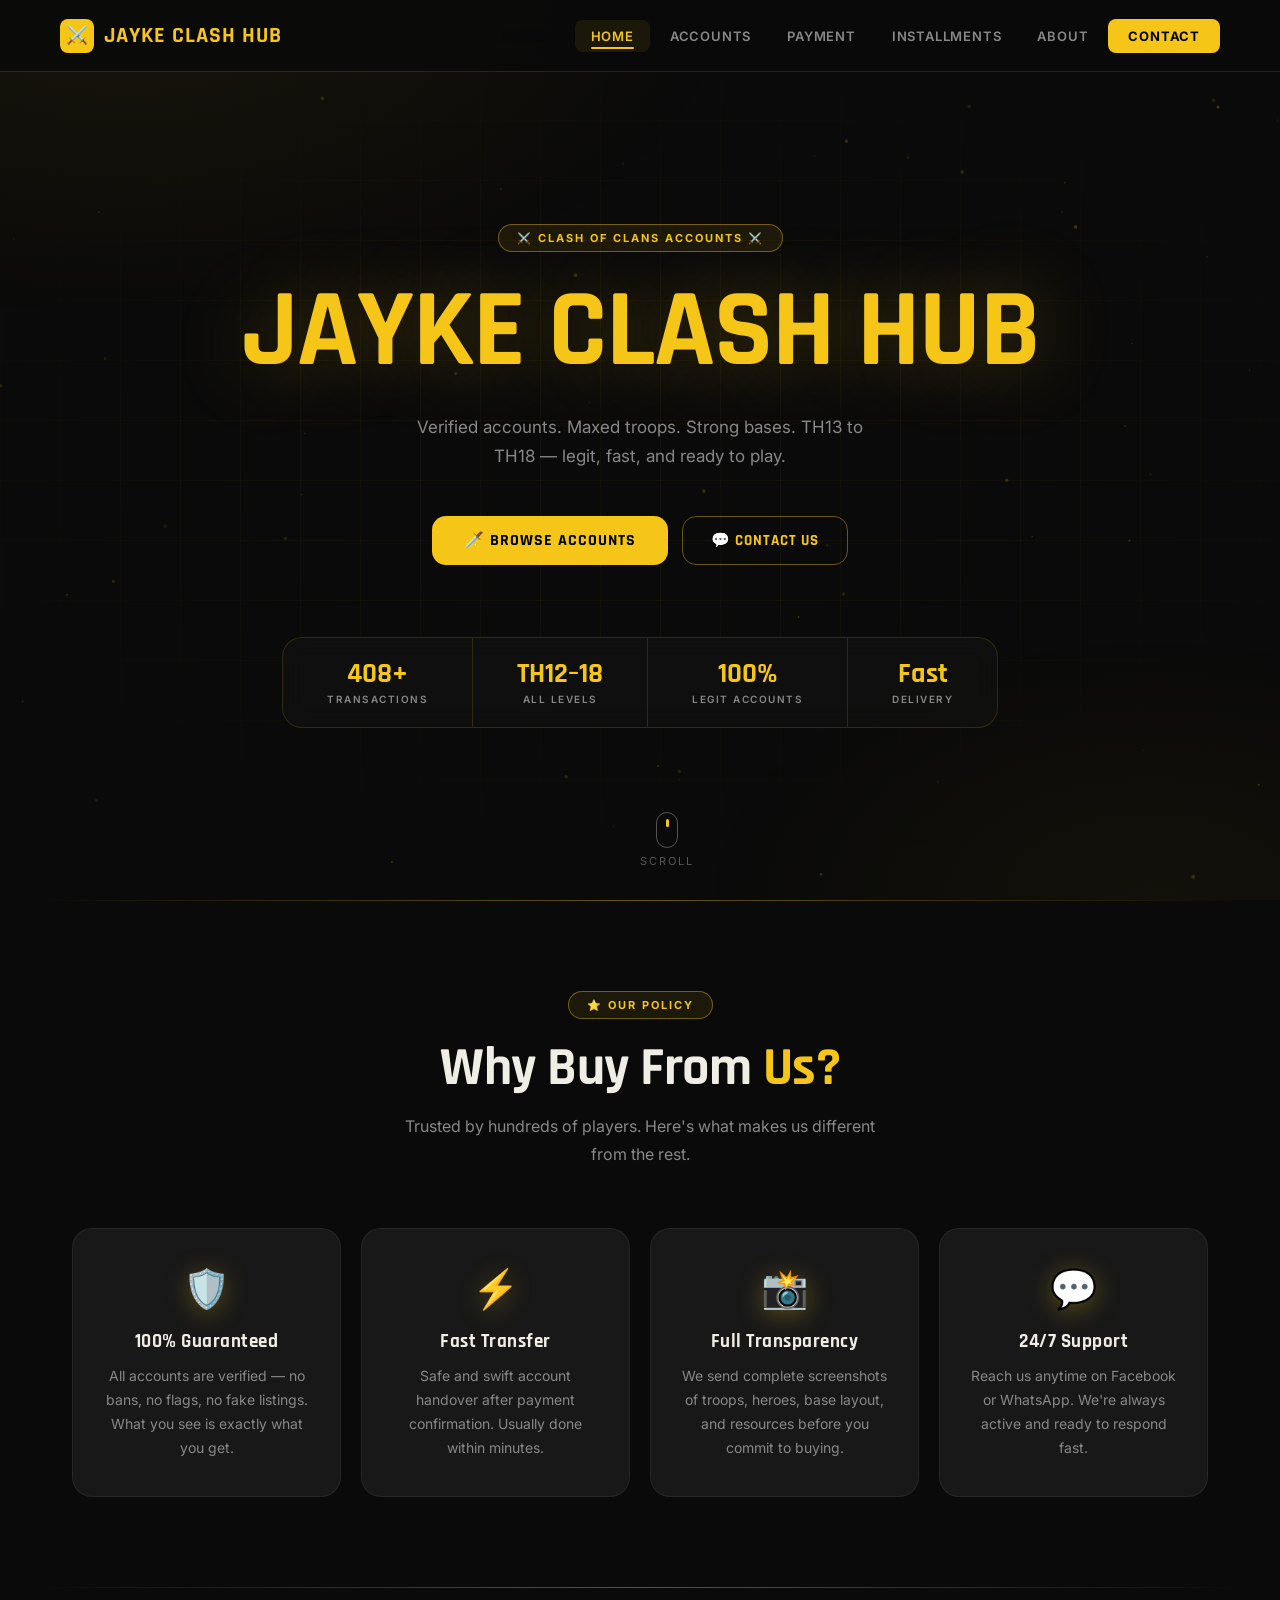
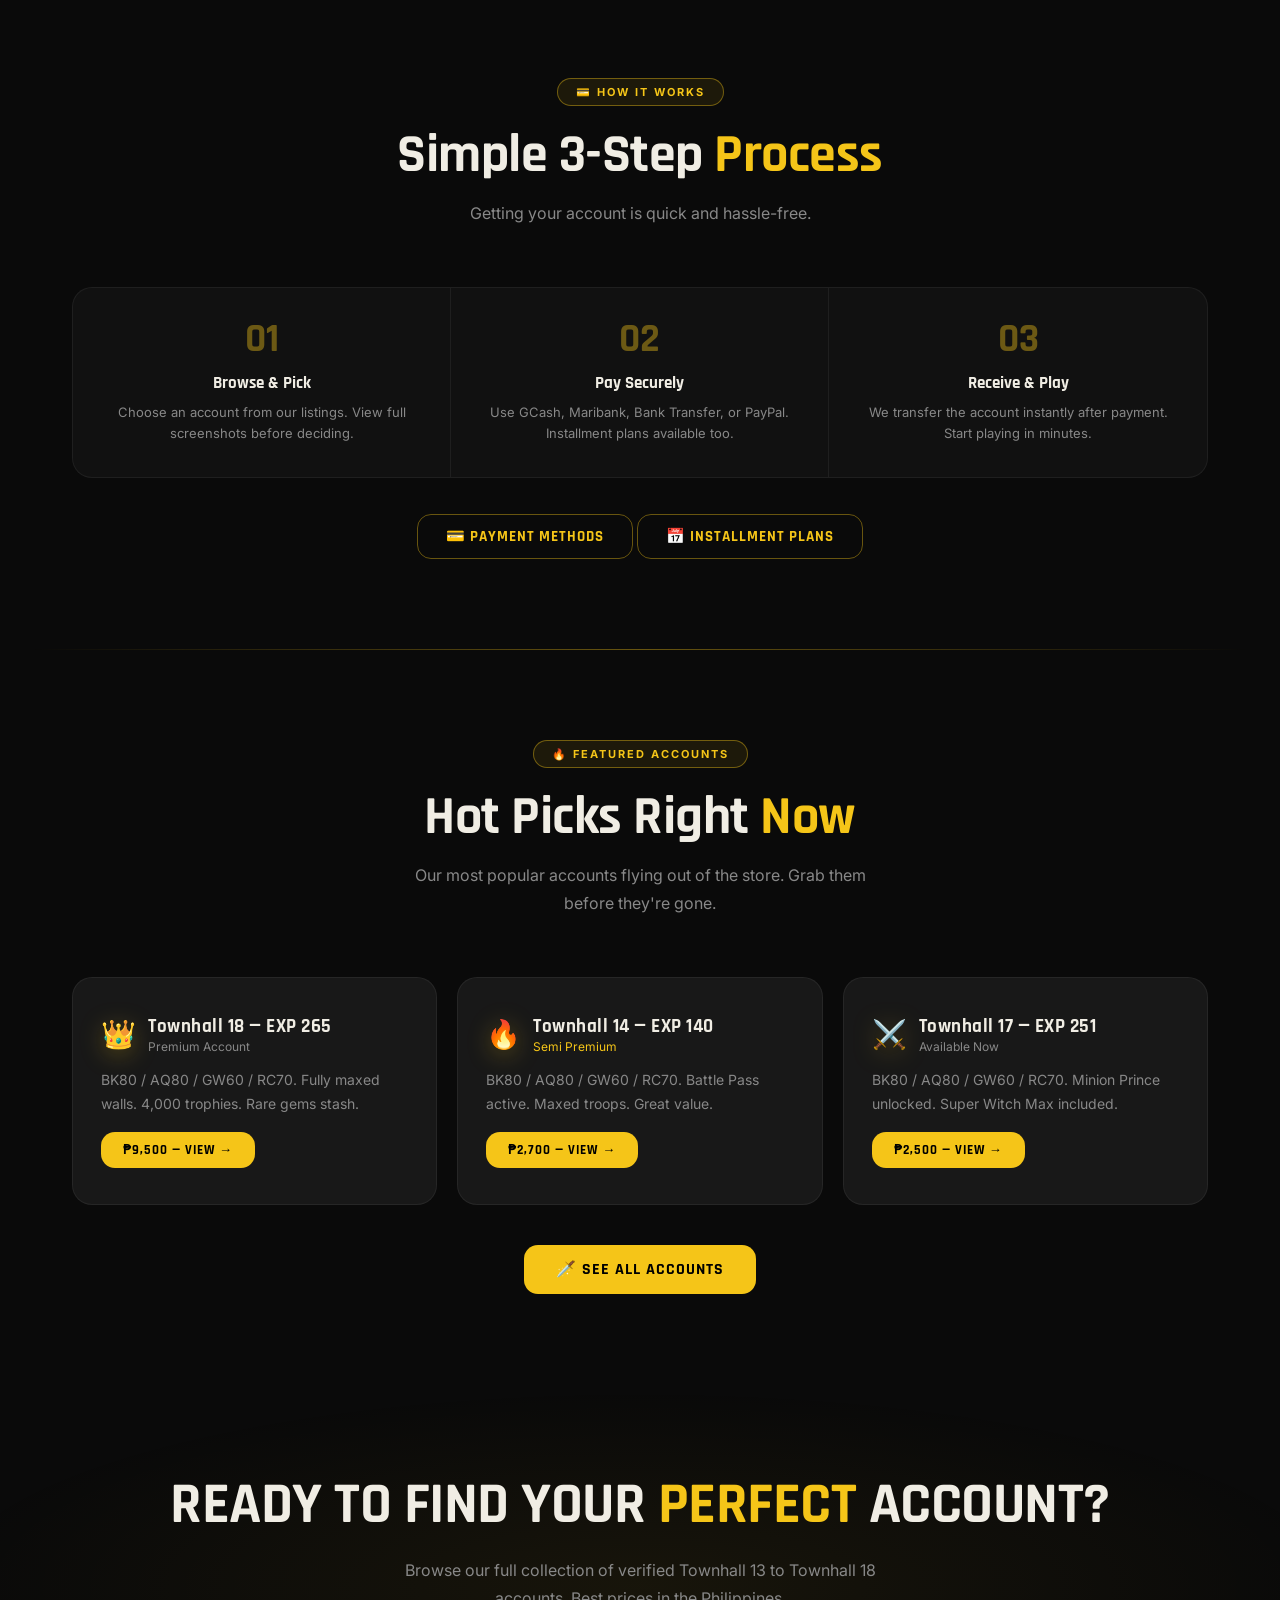
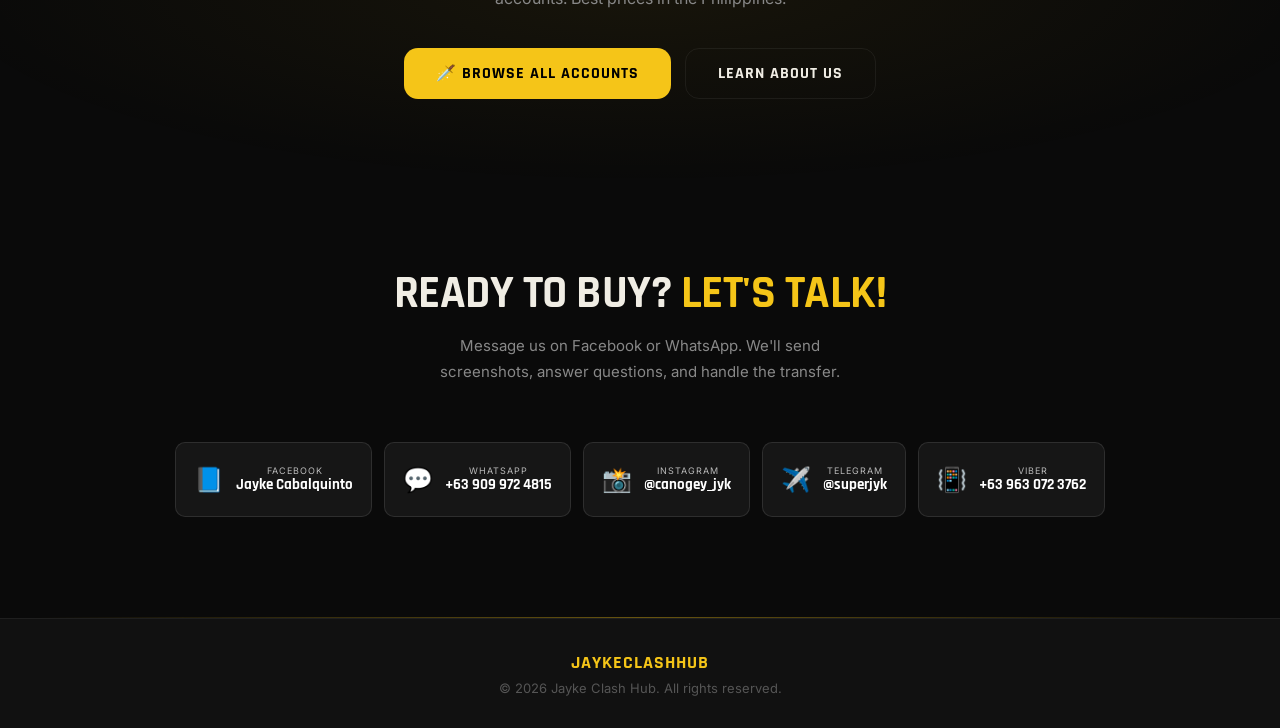
<file: index.html>
<!DOCTYPE html>
<html lang="en">
<head>
  <meta charset="UTF-8"/>
  <meta name="viewport" content="width=device-width, initial-scale=1.0"/>
  <title>Jayke Clash Hub — Home</title>
  <meta name="description" content="Buy verified Clash of Clans accounts. TH12–TH18, legit, fast delivery, best prices in the Philippines."/>
  <link rel="stylesheet" href="style.css"/>
</head>
<body>

<canvas id="particles-canvas"></canvas>

<!-- NAV -->
<nav>
  <div class="nav-inner">
    <a href="index.html" class="nav-logo">
      <span class="logo-icon">⚔️</span>
      Jayke Clash Hub
    </a>
    <button class="nav-toggle" aria-label="Toggle menu">
      <span></span><span></span><span></span>
    </button>
    <div class="nav-links">
      <a href="index.html" class="active">Home</a>
      <a href="list.html">Accounts</a>
      <a href="payment.html">Payment</a>
      <a href="installment.html">Installments</a>
      <a href="about.html">About</a>
      <a href="#contact" class="nav-contact-btn">Contact</a>
    </div>
  </div>
</nav>

<!-- HERO -->
<div class="hero">
  <div class="hero-eyebrow">
    <div class="pill">⚔️ Clash of Clans Accounts ⚔️</div>
  </div>

  <h1>
   
    <span class="line2">Jayke Clash Hub</span>
  </h1>

  <p class="hero-sub">
    Verified accounts. Maxed troops. Strong bases. TH13 to TH18 — 
    legit, fast, and ready to play.
  </p>

  <div class="hero-actions">
    <a href="list.html" class="btn-primary">🗡️ Browse Accounts</a>
    <a href="#contact" class="btn-gold-outline">💬 Contact Us</a>
  </div>

  <div class="hero-stats-bar">
    <div class="hstat">
      <div class="hstat-num" data-count="1000" data-suffix="+">1000+</div>
      <div class="hstat-label">Transactions</div>
    </div>
    <div class="hstat">
      <div class="hstat-num">TH12–18</div>
      <div class="hstat-label">All Levels</div>
    </div>
    <div class="hstat">
      <div class="hstat-num">100%</div>
      <div class="hstat-label">Legit Accounts</div>
    </div>
    <div class="hstat">
      <div class="hstat-num">Fast</div>
      <div class="hstat-label">Delivery</div>
    </div>
  </div>

  <div class="scroll-hint">
    <div class="scroll-mouse"></div>
    <span>Scroll</span>
  </div>
</div>

<hr class="fancy-divider"/>

<!-- WHY BUY -->
<div class="section-wrap">
  <div class="section-head reveal">
    <div class="pill">⭐ Our Policy</div>
    <h2>Why Buy From <em>Us?</em></h2>
    <p>Trusted by hundreds of players. Here's what makes us different from the rest.</p>
  </div>

  <div class="features-grid">
    <div class="feature-card reveal reveal-delay-1">
      <span class="feature-icon">🛡️</span>
      <div class="feature-title">100% Guaranteed</div>
      <div class="feature-text">All accounts are verified — no bans, no flags, no fake listings. What you see is exactly what you get.</div>
    </div>
    <div class="feature-card reveal reveal-delay-2">
      <span class="feature-icon">⚡</span>
      <div class="feature-title">Fast Transfer</div>
      <div class="feature-text">Safe and swift account handover after payment confirmation. Usually done within minutes.</div>
    </div>
    <div class="feature-card reveal reveal-delay-3">
      <span class="feature-icon">📸</span>
      <div class="feature-title">Full Transparency</div>
      <div class="feature-text">We send complete screenshots of troops, heroes, base layout, and resources before you commit to buying.</div>
    </div>
    <div class="feature-card reveal reveal-delay-1">
      <span class="feature-icon">💬</span>
      <div class="feature-title">24/7 Support</div>
      <div class="feature-text">Reach us anytime on Facebook or WhatsApp. We're always active and ready to respond fast.</div>
    </div>
  </div>
</div>

<hr class="fancy-divider"/>

<!-- QUICK PAYMENT PREVIEW -->
<div class="section-wrap">
  <div class="section-head reveal">
    <div class="pill">💳 How It Works</div>
    <h2>Simple 3-Step <em>Process</em></h2>
    <p>Getting your account is quick and hassle-free.</p>
  </div>

  <div class="payment-steps reveal">
    <div class="step-item">
      <div class="step-num">01</div>
      <div class="step-title">Browse & Pick</div>
      <div class="step-desc">Choose an account from our listings. View full screenshots before deciding.</div>
    </div>
    <div class="step-item">
      <div class="step-num">02</div>
      <div class="step-title">Pay Securely</div>
      <div class="step-desc">Use GCash, Maribank, Bank Transfer, or PayPal. Installment plans available too.</div>
    </div>
    <div class="step-item">
      <div class="step-num">03</div>
      <div class="step-title">Receive & Play</div>
      <div class="step-desc">We transfer the account instantly after payment. Start playing in minutes.</div>
    </div>
  </div>

  <div style="text-align:center;margin-top:36px;" class="reveal">
    <a href="payment.html" class="btn-gold-outline">💳 Payment Methods</a>
    <a href="installment.html" class="btn-gold-outline">📅 Installment Plans</a>
  </div>
</div>

<hr class="fancy-divider"/>

<!-- FEATURED ACCOUNTS PREVIEW -->
<div class="section-wrap">
  <div class="section-head reveal">
    <div class="pill">🔥 Featured Accounts</div>
    <h2>Hot Picks Right <em>Now</em></h2>
    <p>Our most popular accounts flying out of the store. Grab them before they're gone.</p>
  </div>

  <div class="features-grid">
    <div class="feature-card reveal reveal-delay-1" style="text-align:left;">
      <div style="display:flex;align-items:center;gap:12px;margin-bottom:14px;">
        <span class="feature-icon" style="margin:0;font-size:28px;">👑</span>
        <div>
          <div class="feature-title" style="margin:0;">Townhall 18 — EXP 265</div>
          <div style="font-size:12px;color:var(--text-muted);">Premium Account</div>
        </div>
      </div>
      <div class="feature-text" style="margin-bottom:16px;">BK80 / AQ80 / GW60 / RC70. Fully maxed walls. 4,000 trophies. Rare gems stash.</div>
      <a href="list.html" class="btn-primary" style="padding:10px 22px;font-size:13px;">₱9,500 — View →</a>
    </div>

    <div class="feature-card reveal reveal-delay-2" style="text-align:left;">
      <div style="display:flex;align-items:center;gap:12px;margin-bottom:14px;">
        <span class="feature-icon" style="margin:0;font-size:28px;">🔥</span>
        <div>
          <div class="feature-title" style="margin:0;">Townhall 14 — EXP 140</div>
          <div style="font-size:12px;color:var(--gold);">Semi Premium</div>
        </div>
      </div>
      <div class="feature-text" style="margin-bottom:16px;">BK80 / AQ80 / GW60 / RC70. Battle Pass active. Maxed troops. Great value.</div>
      <a href="list.html" class="btn-primary" style="padding:10px 22px;font-size:13px;">₱2,700 — View →</a>
    </div>

    <div class="feature-card reveal reveal-delay-3" style="text-align:left;">
      <div style="display:flex;align-items:center;gap:12px;margin-bottom:14px;">
        <span class="feature-icon" style="margin:0;font-size:28px;">⚔️</span>
        <div>
          <div class="feature-title" style="margin:0;">Townhall 17 — EXP 251</div>
          <div style="font-size:12px;color:var(--text-muted);">Available Now</div>
        </div>
      </div>
      <div class="feature-text" style="margin-bottom:16px;">BK80 / AQ80 / GW60 / RC70. Minion Prince unlocked. Super Witch Max included.</div>
      <a href="list.html" class="btn-primary" style="padding:10px 22px;font-size:13px;">₱2,500 — View →</a>
    </div>
  </div>

  <div style="text-align:center;margin-top:40px;" class="reveal">
    <a href="list.html" class="btn-primary">🗡️ See All Accounts</a>
  </div>
</div>

<!-- CTA -->
<div class="cta-section reveal">
  <h2>Ready to find your <span>perfect</span> account?</h2>
  <p>Browse our full collection of verified Townhall 13 to Townhall 18 accounts. Best prices in the Philippines.</p>
  <div class="btn-group">
    <a href="list.html" class="btn-primary">🗡️ Browse All Accounts</a>
    <a href="about.html" class="btn-secondary">Learn About Us</a>
  </div>
</div>

<!-- CONTACT -->
<div id="contact">
  <div class="contact-section reveal">
    <h2 class="contact-title">Ready to Buy? <span>Let's Talk!</span></h2>
    <p class="contact-sub">Message us on Facebook or WhatsApp. We'll send screenshots, answer questions, and handle the transfer.</p>
    <div class="contact-btns">
      <a href="https://web.facebook.com/profile.php?id=61589532622051" target="_blank" rel="noopener" class="contact-card contact-card-fb">
        <span class="contact-icon">📘</span>
        <div class="contact-info">
          <div class="contact-platform">Facebook</div>
          <div class="contact-handle">Jayke Cabalquinto</div>
        </div>
      </a>
      <a href="https://wa.me/639099724815" target="_blank" rel="noopener" class="contact-card contact-card-wa">
        <span class="contact-icon">💬</span>
        <div class="contact-info">
          <div class="contact-platform">WhatsApp</div>
          <div class="contact-handle">+63 909 972 4815</div>
        </div>
      </a>
      <a href="https://www.instagram.com/canogey_jyk?igsh=MXQ1cnBzZXR4ZWRsZA==?igsh=MXQ1cnBzZXR4ZWRsZA==" target="_blank" rel="noopener" class="contact-card contact-card-ig">
        <span class="contact-icon">📸</span>
        <div class="contact-info">
          <div class="contact-platform">Instagram</div>
          <div class="contact-handle">@canogey_jyk</div>
        </div>
      </a>
      <a href="https://t.me/superjyk" target="_blank" rel="noopener" class="contact-card contact-card-tg">
        <span class="contact-icon">✈️</span>
        <div class="contact-info">
          <div class="contact-platform">Telegram</div>
          <div class="contact-handle">@superjyk</div>
        </div>
      </a>
      <a href="viber://chat?number=%2B639630723762" target="_blank" rel="noopener" class="contact-card contact-card-vb">
        <span class="contact-icon">📳</span>
        <div class="contact-info">
          <div class="contact-platform">Viber</div>
          <div class="contact-handle">+63 963 072 3762</div>
        </div>
      </a>
    </div>
  </div>
</div>

<hr class="fancy-divider"/>

<footer>
  <strong>JaykeClashHub</strong>
  <span>© 2026 Jayke Clash Hub. All rights reserved.</span>
</footer>

<button class="back-top" aria-label="Back to top">↑</button>

<script src="script.js"></script>
</body>
</html>
</file>
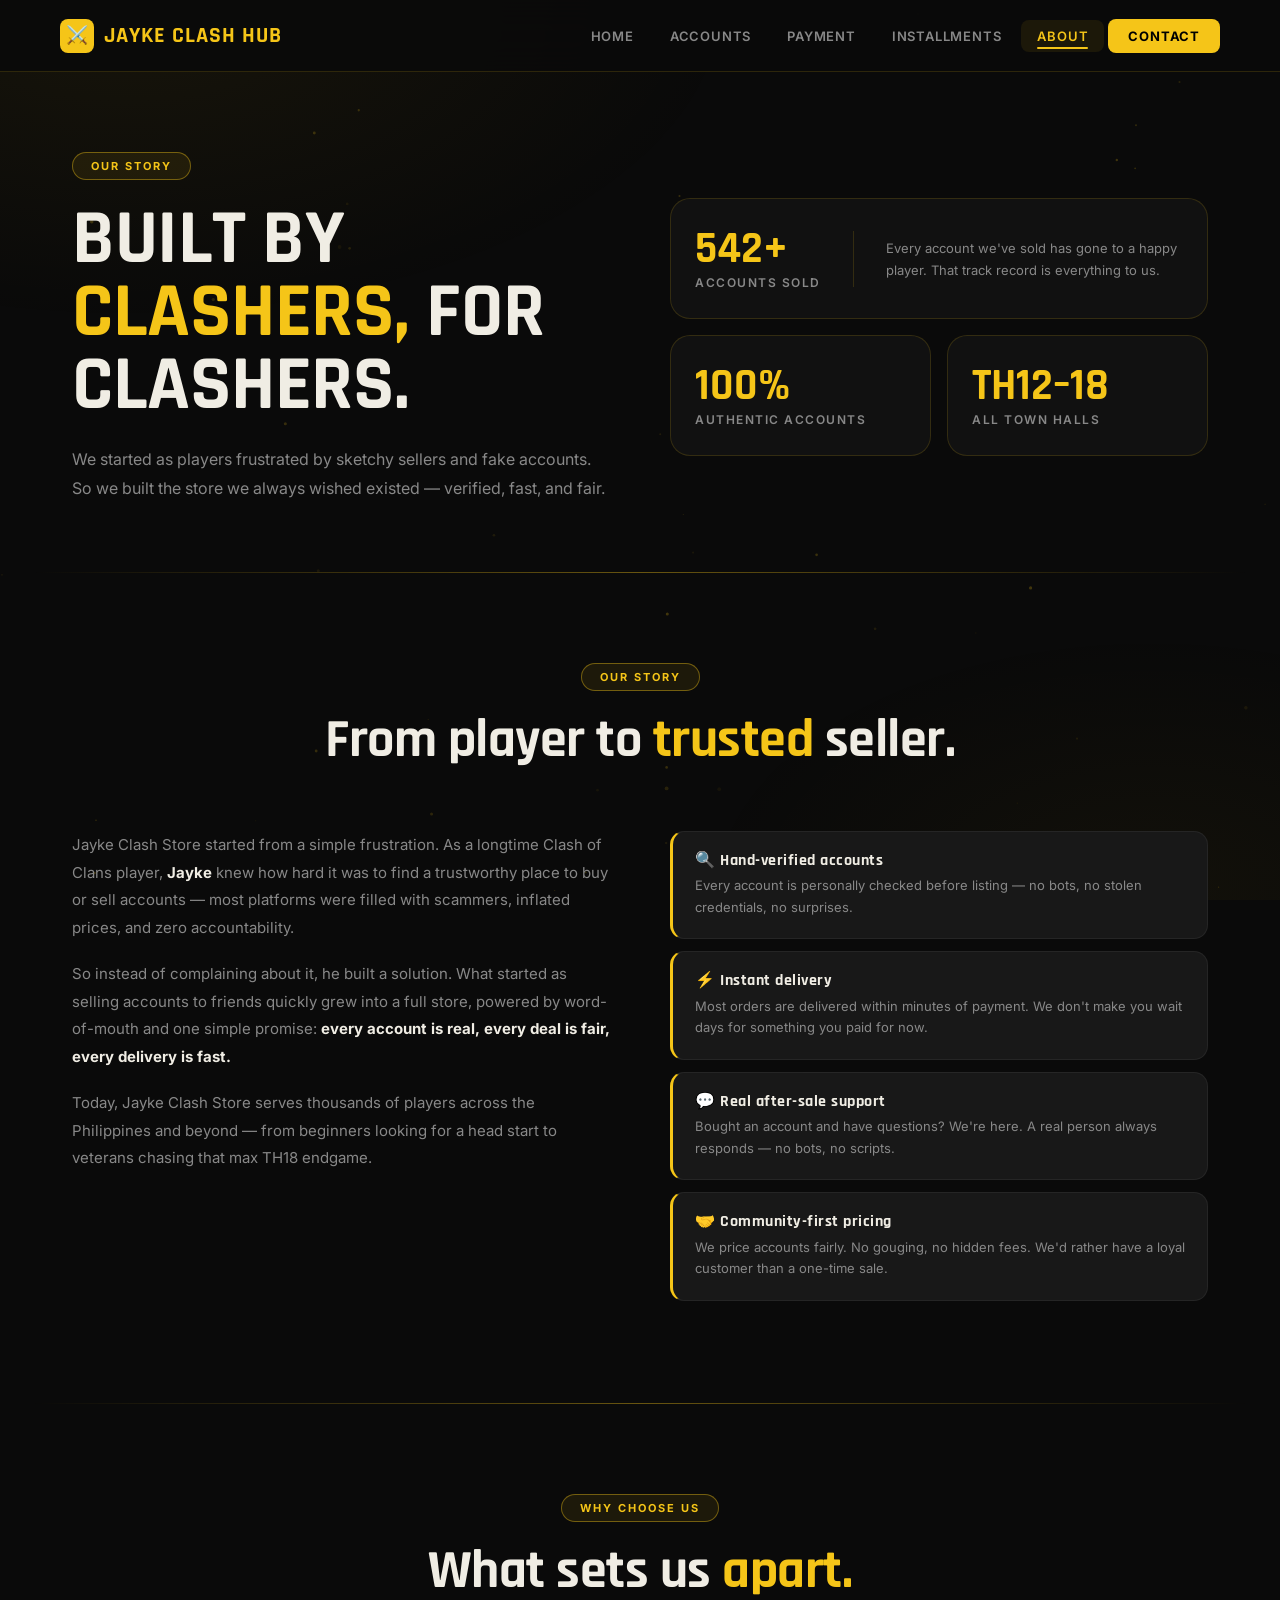
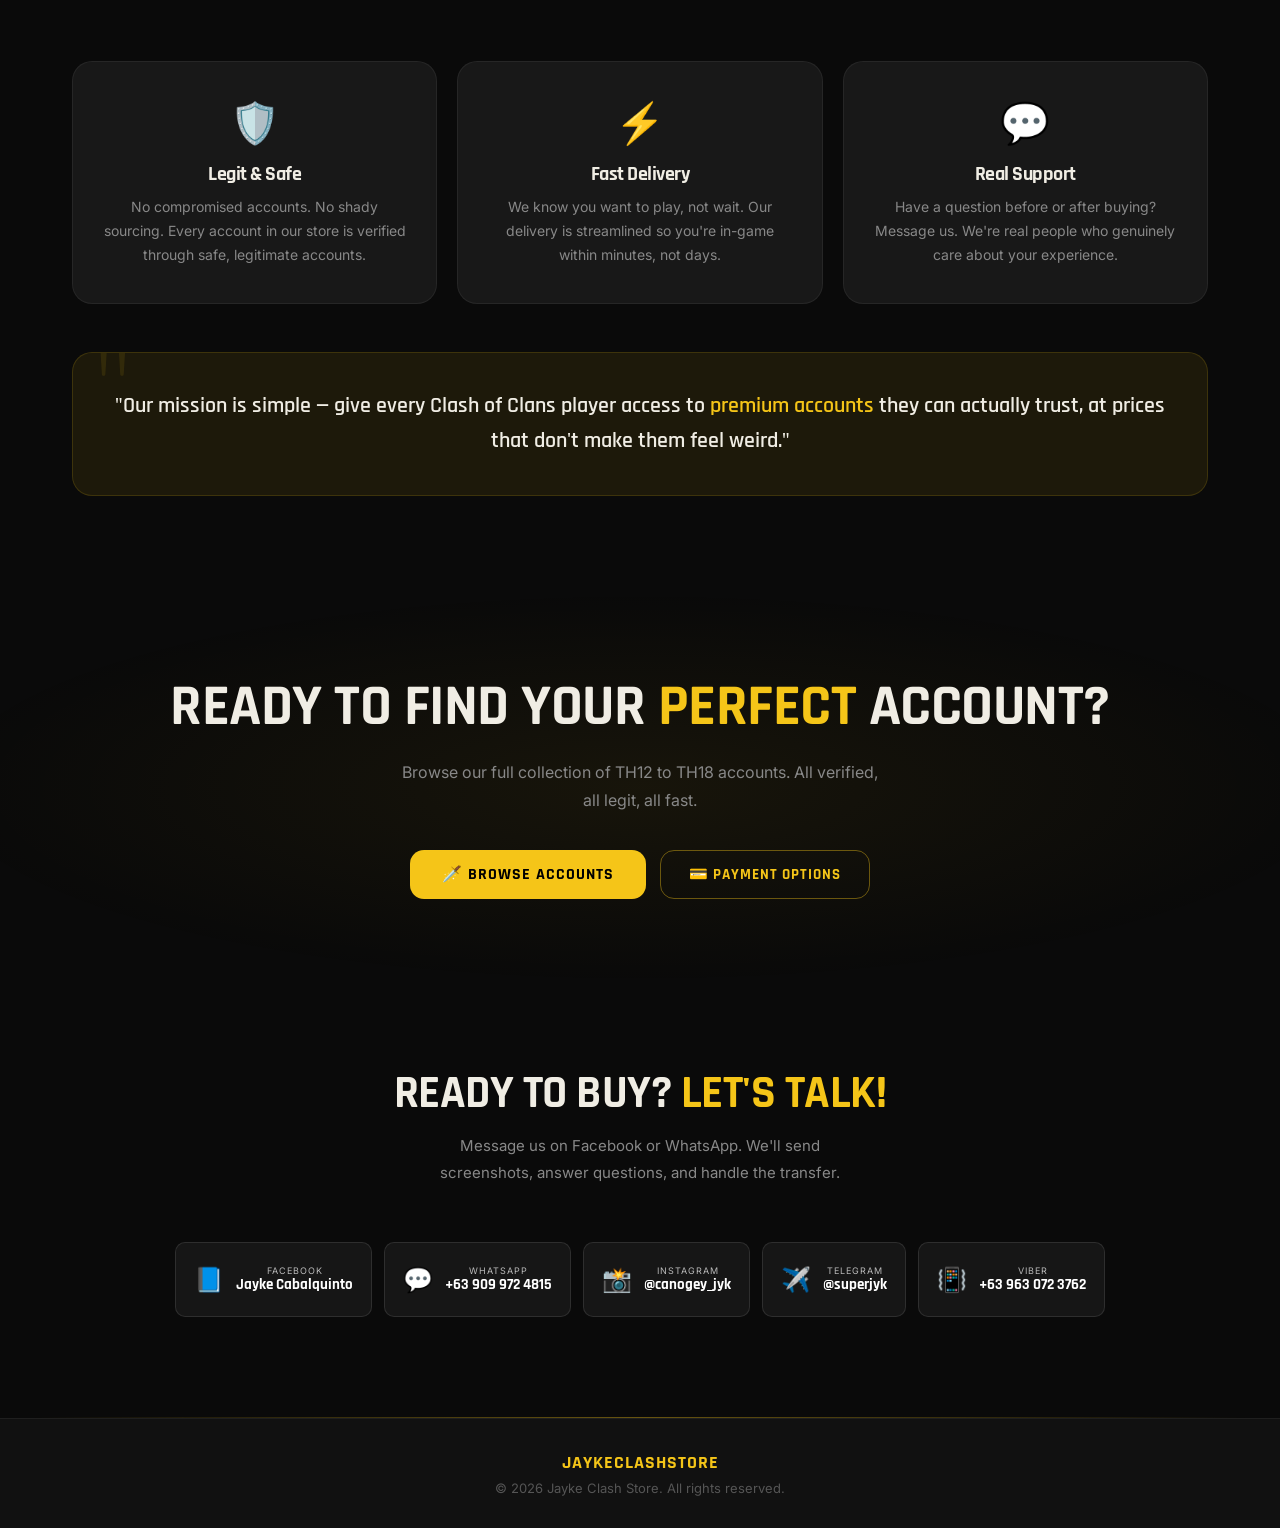
<file: about.html>
<!DOCTYPE html>
<html lang="en">
<head>
  <meta charset="UTF-8"/>
  <meta name="viewport" content="width=device-width, initial-scale=1.0"/>
  <title>Jayke Clash Hub — About</title>
  <meta name="description" content="The story of Jayke Clash Store — built by Clashers, for Clashers."/>
  <link rel="stylesheet" href="style.css"/>
</head>
<body>

<canvas id="particles-canvas"></canvas>

<!-- NAV -->
<nav>
  <div class="nav-inner">
    <a href="index.html" class="nav-logo">
      <span class="logo-icon">⚔️</span>
      Jayke Clash Hub
    </a>
    <button class="nav-toggle" aria-label="Toggle menu">
      <span></span><span></span><span></span>
    </button>
    <div class="nav-links">
      <a href="index.html">Home</a>
      <a href="list.html">Accounts</a>
      <a href="payment.html">Payment</a>
      <a href="installment.html">Installments</a>
      <a href="about.html" class="active">About</a>
      <a href="#contact" class="nav-contact-btn">Contact</a>
    </div>
  </div>
</nav>

<!-- ABOUT HERO -->
<div class="about-hero">
  <div class="about-hero-left">
    <div class="pill">Our Story</div>
    <h1>Built by <em>Clashers,</em> for Clashers.</h1>
    <p>We started as players frustrated by sketchy sellers and fake accounts. So we built the store we always wished existed — verified, fast, and fair.</p>
  </div>
  <div class="about-hero-right">
    <div class="about-stats-grid">
      <div class="about-stat-card wide">
        <div>
          <div class="about-stat-num" data-count="1000" data-suffix="+">1000+</div>
          <div class="about-stat-label">Accounts Sold</div>
        </div>
        <div class="about-divider"></div>
        <div class="about-stat-desc">Every account we've sold has gone to a happy player. That track record is everything to us.</div>
      </div>
      <div class="about-stat-card reveal">
        <div class="about-stat-num">100%</div>
        <div class="about-stat-label">Authentic Accounts</div>
      </div>
      <div class="about-stat-card reveal">
        <div class="about-stat-num">TH12–18</div>
        <div class="about-stat-label">All Town Halls</div>
      </div>
    </div>
  </div>
</div>

<hr class="fancy-divider"/>

<!-- OUR STORY -->
<div class="section-wrap">
  <div class="section-head reveal">
    <div class="pill">Our Story</div>
    <h2>From player to <em>trusted</em> seller.</h2>
  </div>

  <div class="story-grid reveal">
    <div class="story-text">
      <p>Jayke Clash Store started from a simple frustration. As a longtime Clash of Clans player, <strong>Jayke</strong> knew how hard it was to find a trustworthy place to buy or sell accounts — most platforms were filled with scammers, inflated prices, and zero accountability.</p>
      <p>So instead of complaining about it, he built a solution. What started as selling accounts to friends quickly grew into a full store, powered by word-of-mouth and one simple promise: <strong>every account is real, every deal is fair, every delivery is fast.</strong></p>
      <p>Today, Jayke Clash Store serves thousands of players across the Philippines and beyond — from beginners looking for a head start to veterans chasing that max TH18 endgame.</p>
    </div>
    <div class="story-highlights">
      <div class="highlight-item">
        <h4>🔍 Hand-verified accounts</h4>
        <p>Every account is personally checked before listing — no bots, no stolen credentials, no surprises.</p>
      </div>
      <div class="highlight-item">
        <h4>⚡ Instant delivery</h4>
        <p>Most orders are delivered within minutes of payment. We don't make you wait days for something you paid for now.</p>
      </div>
      <div class="highlight-item">
        <h4>💬 Real after-sale support</h4>
        <p>Bought an account and have questions? We're here. A real person always responds — no bots, no scripts.</p>
      </div>
      <div class="highlight-item">
        <h4>🤝 Community-first pricing</h4>
        <p>We price accounts fairly. No gouging, no hidden fees. We'd rather have a loyal customer than a one-time sale.</p>
      </div>
    </div>
  </div>
</div>

<hr class="fancy-divider"/>

<!-- WHY CHOOSE US -->
<div class="section-wrap">
  <div class="section-head reveal">
    <div class="pill">Why Choose Us</div>
    <h2>What sets us <em>apart.</em></h2>
  </div>

  <div class="why-grid">
    <div class="why-card reveal reveal-delay-1">
      <div class="why-icon">🛡️</div>
      <h3>Legit & Safe</h3>
      <p>No compromised accounts. No shady sourcing. Every account in our store is verified through safe, legitimate accounts.</p>
    </div>
    <div class="why-card reveal reveal-delay-2">
      <div class="why-icon">⚡</div>
      <h3>Fast Delivery</h3>
      <p>We know you want to play, not wait. Our delivery is streamlined so you're in-game within minutes, not days.</p>
    </div>
    <div class="why-card reveal reveal-delay-3">
      <div class="why-icon">💬</div>
      <h3>Real Support</h3>
      <p>Have a question before or after buying? Message us. We're real people who genuinely care about your experience.</p>
    </div>
  </div>

  <div class="mission-block reveal">
    <p>"Our mission is simple — give every Clash of Clans player access to <em>premium accounts</em> they can actually trust, at prices that don't make them feel weird."</p>
  </div>
</div>

<!-- CTA -->
<div class="cta-section reveal">
  <h2>Ready to find your <span>perfect</span> account?</h2>
  <p>Browse our full collection of TH12 to TH18 accounts. All verified, all legit, all fast.</p>
  <div class="btn-group">
    <a href="list.html" class="btn-primary">🗡️ Browse Accounts</a>
    <a href="payment.html" class="btn-gold-outline">💳 Payment Options</a>
  </div>
</div>

<div id="contact">
  <div class="contact-section reveal">
    <h2 class="contact-title">Ready to Buy? <span>Let's Talk!</span></h2>
    <p class="contact-sub">Message us on Facebook or WhatsApp. We'll send screenshots, answer questions, and handle the transfer.</p>
    <div class="contact-btns">
      <a href="https://web.facebook.com/profile.php?id=61589532622051" target="_blank" rel="noopener" class="contact-card contact-card-fb">
        <span class="contact-icon">📘</span>
        <div class="contact-info">
          <div class="contact-platform">Facebook</div>
          <div class="contact-handle">Jayke Cabalquinto</div>
        </div>
      </a>
      <a href="https://wa.me/639099724815" target="_blank" rel="noopener" class="contact-card contact-card-wa">
        <span class="contact-icon">💬</span>
        <div class="contact-info">
          <div class="contact-platform">WhatsApp</div>
          <div class="contact-handle">+63 909 972 4815</div>
        </div>
      </a>
      <a href="https://www.instagram.com/canogey_jyk?igsh=MXQ1cnBzZXR4ZWRsZA==" target="_blank" rel="noopener" class="contact-card contact-card-ig">
        <span class="contact-icon">📸</span>
        <div class="contact-info">
          <div class="contact-platform">Instagram</div>
          <div class="contact-handle">@canogey_jyk</div>
        </div>
      </a>
      <a href="https://t.me/superjyk" target="_blank" rel="noopener" class="contact-card contact-card-tg">
        <span class="contact-icon">✈️</span>
        <div class="contact-info">
          <div class="contact-platform">Telegram</div>
          <div class="contact-handle">@superjyk</div>
        </div>
      </a>
      <a href="viber://chat?number=%2B639630723762" target="_blank" rel="noopener" class="contact-card contact-card-vb">
        <span class="contact-icon">📳</span>
        <div class="contact-info">
          <div class="contact-platform">Viber</div>
          <div class="contact-handle">+63 963 072 3762</div>
        </div>
      </a>
    </div>
  </div>
</div>

<hr class="fancy-divider"/>
<footer>
  <strong>JaykeClashStore</strong>
  <span>© 2026 Jayke Clash Store. All rights reserved.</span>
</footer>

<button class="back-top" aria-label="Back to top">↑</button>

<script src="script.js"></script>
</body>
</html>
</file>
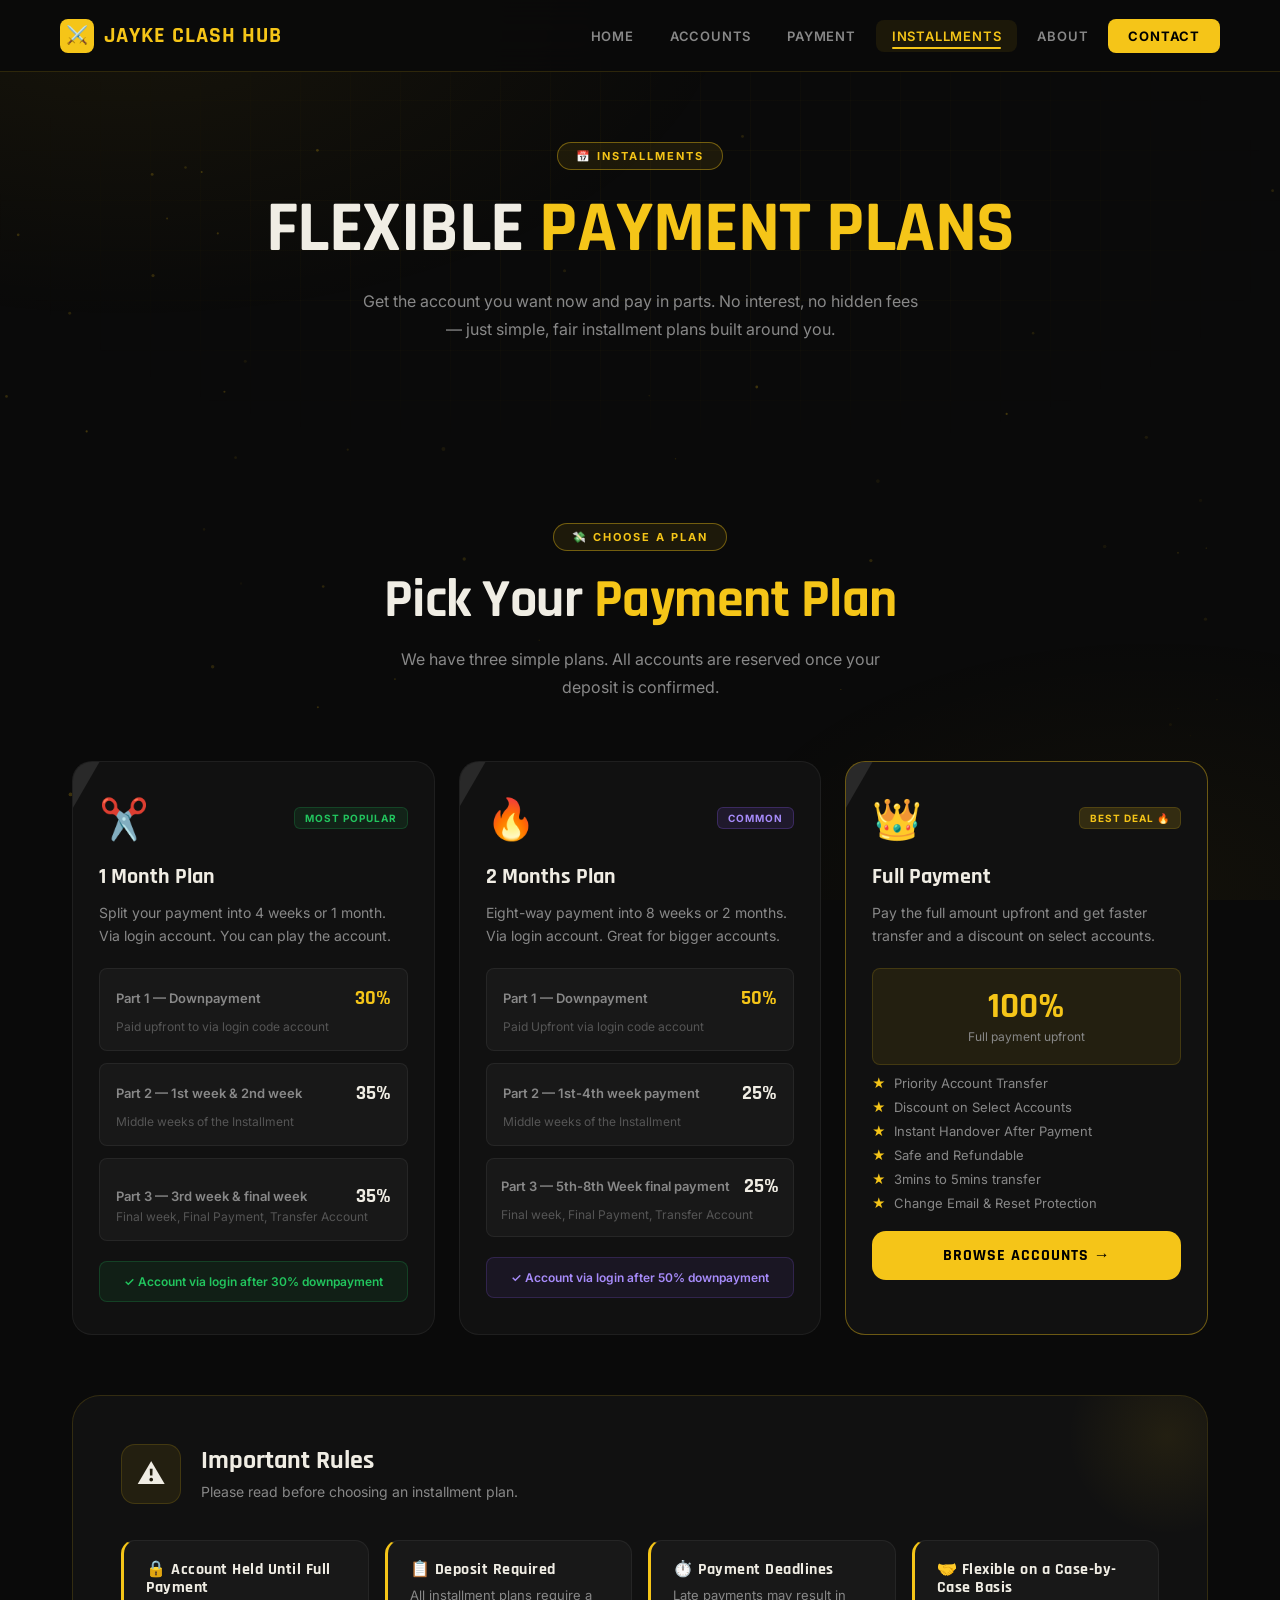
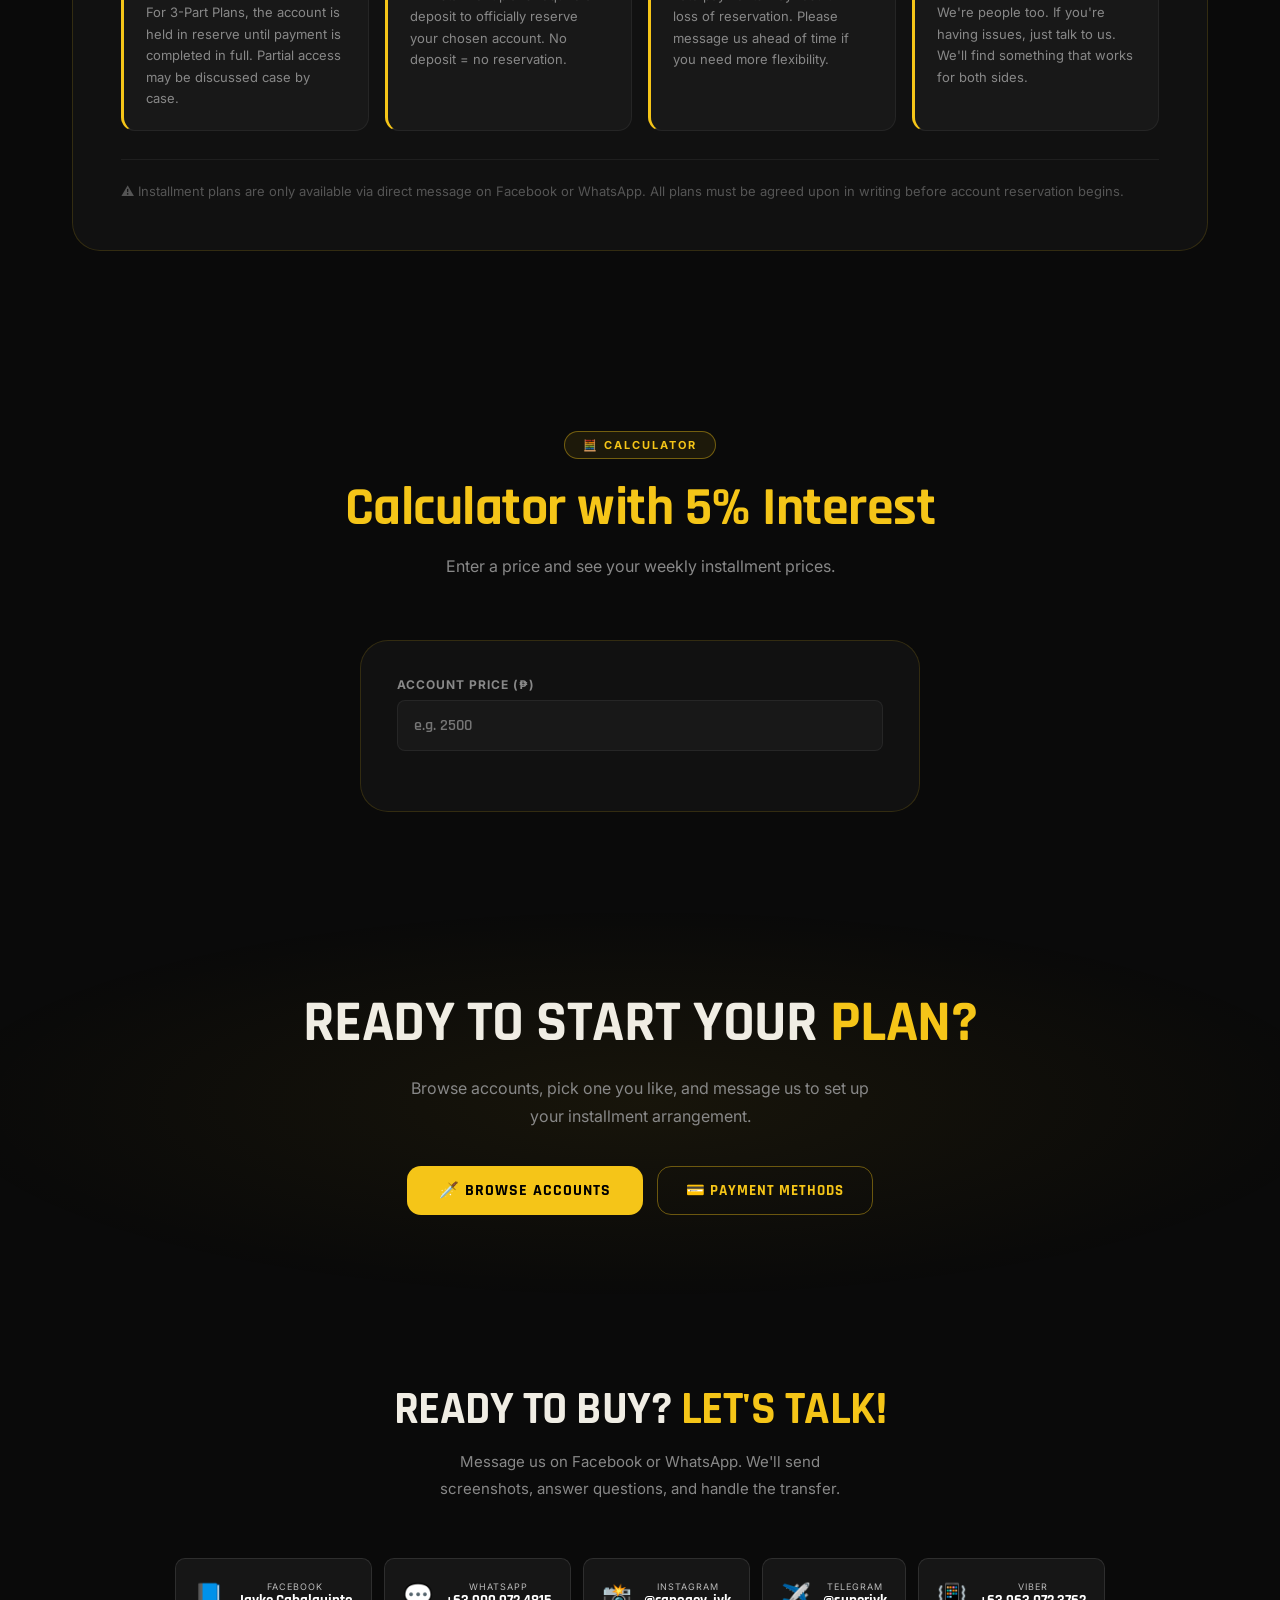
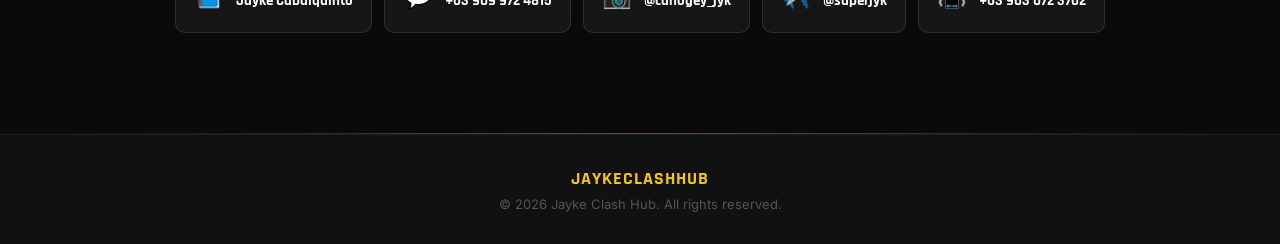
<file: installment.html>
<!DOCTYPE html>
<html lang="en">
<head>
  <meta charset="UTF-8"/>
  <meta name="viewport" content="width=device-width, initial-scale=1.0"/>
  <title>Jayke Clash Hub — Installment</title>
  <meta name="description" content="Flexible installment payment plans at Jayke Clash Store. No interest, no hidden fees. Buy now, pay in parts."/>
  <link rel="stylesheet" href="style.css"/>
</head>
<body>

<canvas id="particles-canvas"></canvas>

<!-- NAV -->
<nav>
  <div class="nav-inner">
    <a href="index.html" class="nav-logo">
      <span class="logo-icon">⚔️</span>
      Jayke Clash Hub
    </a>
    <button class="nav-toggle" aria-label="Toggle menu">
      <span></span><span></span><span></span>
    </button>
    <div class="nav-links">
      <a href="index.html">Home</a>
      <a href="list.html">Accounts</a>
      <a href="payment.html">Payment</a>
      <a href="installment.html" class="active">Installments</a>
      <a href="about.html">About</a>
      <a href="#contact" class="nav-contact-btn">Contact</a>
    </div>
  </div>
</nav>

<!-- PAGE HEADER -->
<div class="page-header">
  <div class="pill">📅 Installments</div>
  <h1>Flexible <span>Payment Plans</span></h1>
  <p>Get the account you want now and pay in parts. No interest, no hidden fees — just simple, fair installment plans built around you.</p>
</div>

<!-- PLANS -->
<div class="section-wrap">
  <div class="section-head reveal">
    <div class="pill">💸 Choose a Plan</div>
    <h2>Pick Your <em>Payment Plan</em></h2>
    <p>We have three simple plans. All accounts are reserved once your deposit is confirmed.</p>
  </div>

  <!-- Big plan cards -->
  <div style="display:grid;grid-template-columns:repeat(auto-fit,minmax(280px,1fr));gap:24px;margin-bottom:48px;">

    <div class="pay-card reveal reveal-delay-1" style="border-color:var(--border-subtle);">
      <div style="display:flex;align-items:center;justify-content:space-between;margin-bottom:20px;">
        <div class="pay-card-icon" style="margin:0;">✂️</div>
        <span class="plan-tag popular">Most Popular</span>
      </div>
      <div class="pay-card-title">1 Month Plan</div>
      <div class="pay-card-desc" style="margin-bottom:20px;">Split your payment into 4 weeks or 1 month. Via login account. You can play the account.</div>

      <div style="background:var(--bg3);border:1px solid var(--border-subtle);border-radius:var(--radius-sm);padding:16px;margin-bottom:10px;">
        <div style="display:flex;justify-content:space-between;align-items:center;margin-bottom:8px;">
          <span style="font-size:13px;color:var(--text-muted);font-weight:600;">Part 1 — Downpayment</span>
          <span style="font-family:'Rajdhani',sans-serif;font-size:20px;font-weight:700;color:var(--gold);">30%</span>
        </div>
        <div style="font-size:12px;color:var(--text-dim);">Paid upfront to via login code account</div>
      </div>
      <div style="background:var(--bg3);border:1px solid var(--border-subtle);border-radius:var(--radius-sm);padding:16px; margin-top: 12px;">
        <div style="display:flex;justify-content:space-between;align-items:center;margin-bottom:8px;">
          <span style="font-size:13px;color:var(--text-muted);font-weight:600;">Part 2 — 1st week & 2nd week</span>
          <span style="font-family:'Rajdhani',sans-serif;font-size:20px;font-weight:700;color:var(--text);">35%</span>
        </div>
        <div style="font-size:12px;color:var(--text-dim);">Middle weeks of the Installment</div>
      </div>
      <div style="background:var(--bg3);border:1px solid var(--border-subtle);border-radius:var(--radius-sm);padding:16px; margin-top: 12px;">
        <div style="display:flex;justify-content:space-between;align-items:center;margin-top:8px;">
          <span style="font-size:13px;color:var(--text-muted);font-weight:600;">Part 3 — 3rd week & final week </span>
          <span style="font-family:'Rajdhani',sans-serif;font-size:20px;font-weight:700;color:var(--text);">35%</span>
        </div>
        <div style="font-size:12px;color:var(--text-dim);">Final week, Final Payment, Transfer Account</div>
      </div>

      <div style="margin-top:20px;padding:12px;background:rgba(34,197,94,0.08);border:1px solid rgba(34,197,94,0.2);border-radius:var(--radius-sm);font-size:12px;color:var(--green);font-weight:600; text-align: center;">
        ✓ Account via login after 30% downpayment
      </div>
    </div>

    <div class="pay-card reveal reveal-delay-2" style="border-color:var(--border-subtle);">
      <div style="display:flex;align-items:center;justify-content:space-between;margin-bottom:20px;">
        <div class="pay-card-icon" style="margin:0;">🔥</div>
        <span class="plan-tag" style="background:rgba(139,92,246,0.12);color:#a78bfa;border:1px solid rgba(139,92,246,0.25);">Common</span>
      </div>
      <div class="pay-card-title">2 Months Plan</div>
      <div class="pay-card-desc" style="margin-bottom:20px;">Eight-way payment into 8 weeks or 2 months. Via login account. Great for bigger accounts.</div>

      <div style="background:var(--bg3);border:1px solid var(--border-subtle);border-radius:var(--radius-sm);padding:16px;margin-top:12px;">
        <div style="display:flex;justify-content:space-between;align-items:center;margin-bottom:8px;">
          <span style="font-size:13px;color:var(--text-muted);font-weight:600;">Part 1 — Downpayment</span>
          <span style="font-family:'Rajdhani',sans-serif;font-size:20px;font-weight:700;color:var(--gold);">50%</span>
        </div>
        <div style="font-size:12px;color:var(--text-dim);">Paid Upfront via login code account</div>
      </div>
      <div style="background:var(--bg3);border:1px solid var(--border-subtle);border-radius:var(--radius-sm);padding:16px;margin-top:12px;">
        <div style="display:flex;justify-content:space-between;align-items:center;margin-bottom:8px;">
          <span style="font-size:13px;color:var(--text-muted);font-weight:600;">Part 2 — 1st-4th week payment</span>
          <span style="font-family:'Rajdhani',sans-serif;font-size:20px;font-weight:700;color:var(--text);">25%</span>
        </div>
        <div style="font-size:12px;color:var(--text-dim);">Middle weeks of the Installment</div>
      </div>
      <div style="background:var(--bg3);border:1px solid var(--border-subtle);border-radius:var(--radius-sm);padding:14px; margin-top: 12px;">
        <div style="display:flex;justify-content:space-between;align-items:center;margin-bottom:8px;">
          <span style="font-size:13px;color:var(--text-muted);font-weight:600;">Part 3 — 5th-8th Week final payment</span>
          <span style="font-family:'Rajdhani',sans-serif;font-size:20px;font-weight:700;color:var(--text);">25%</span>
        </div>
        <div style="font-size:12px;color:var(--text-dim);">Final week, Final Payment, Transfer Account</div>
      </div>

      <div style="margin-top:20px;padding:12px;background:rgba(139,92,246,0.08);border:1px solid rgba(139,92,246,0.2);border-radius:var(--radius-sm);font-size:12px;color:#a78bfa;font-weight:600; text-align: center;">
        ✓ Account via login after 50% downpayment
      </div>
    </div>

    <div class="pay-card best reveal reveal-delay-3" style="border-color:var(--border-strong);">
      <div style="display:flex;align-items:center;justify-content:space-between;margin-bottom:20px;">
        <div class="pay-card-icon" style="margin:0;">👑</div>
        <span class="plan-tag" style="background:rgba(245,197,24,0.15);color:var(--gold);border:1px solid var(--border);">Best Deal 🔥</span>
      </div>
      <div class="pay-card-title">Full Payment</div>
      <div class="pay-card-desc" style="margin-bottom:20px;">Pay the full amount upfront and get faster transfer and a discount on select accounts.</div>

      <div style="background:var(--gold-glow);border:1px solid var(--border);border-radius:var(--radius-sm);padding:20px;margin-bottom:10px;text-align:center;">
        <div style="font-family:'Rajdhani',sans-serif;font-size:36px;font-weight:700;color:var(--gold);line-height:1;">100%</div>
        <div style="font-size:12px;color:var(--text-muted);margin-top:4px;">Full payment upfront</div>
      </div>

      <div style="display:flex;flex-direction:column;gap:8px;">
        <div style="display:flex;align-items:center;gap:8px;font-size:13px;color:var(--text-muted);">
          <span style="color:var(--gold);">★</span> Priority Account Transfer
        </div>
        <div style="display:flex;align-items:center;gap:8px;font-size:13px;color:var(--text-muted);">
          <span style="color:var(--gold);">★</span> Discount on Select Accounts
        </div>
        <div style="display:flex;align-items:center;gap:8px;font-size:13px;color:var(--text-muted);">
          <span style="color:var(--gold);">★</span> Instant Handover After Payment
        </div>
         <div style="display:flex;align-items:center;gap:8px;font-size:13px;color:var(--text-muted);">
          <span style="color:var(--gold);">★</span> Safe and Refundable
        </div>
         <div style="display:flex;align-items:center;gap:8px;font-size:13px;color:var(--text-muted);">
          <span style="color:var(--gold);">★</span> 3mins to 5mins transfer
        </div>
         <div style="display:flex;align-items:center;gap:8px;font-size:13px;color:var(--text-muted);">
          <span style="color:var(--gold);">★</span> Change Email & Reset Protection
        </div>
      </div>

      <a href="list.html" class="btn-primary" style="width:100%;justify-content:center;margin-top:20px;">Browse Accounts →</a>
    </div>

  </div>

  <!-- Important notes -->
  <div class="installment-section reveal">
    <div class="installment-header">
      <div class="installment-icon-wrap">⚠️</div>
      <div>
        <div class="installment-title">Important Rules</div>
        <div class="installment-sub">Please read before choosing an installment plan.</div>
      </div>
    </div>

    <div style="display:grid;grid-template-columns:repeat(auto-fit,minmax(240px,1fr));gap:16px;">
      <div class="highlight-item" style="margin:0;">
        <h4>🔒 Account Held Until Full Payment</h4>
        <p>For 3-Part Plans, the account is held in reserve until payment is completed in full. Partial access may be discussed case by case.</p>
      </div>
      <div class="highlight-item" style="margin:0;">
        <h4>📋 Deposit Required</h4>
        <p>All installment plans require a deposit to officially reserve your chosen account. No deposit = no reservation.</p>
      </div>
      <div class="highlight-item" style="margin:0;">
        <h4>⏱️ Payment Deadlines</h4>
        <p>Late payments may result in loss of reservation. Please message us ahead of time if you need more flexibility.</p>
      </div>
      <div class="highlight-item" style="margin:0;">
        <h4>🤝 Flexible on a Case-by-Case Basis</h4>
        <p>We're people too. If you're having issues, just talk to us. We'll find something that works for both sides.</p>
      </div>
    </div>

    <div class="installment-note" style="margin-top:28px;">
      ⚠️ Installment plans are only available via direct message on Facebook or WhatsApp. All plans must be agreed upon in writing before account reservation begins.
    </div>
  </div>
</div>

<!-- EXAMPLE CALCULATOR -->
<div class="section-wrap">
  <div class="section-head reveal">
    <div class="pill">🧮 Calculator</div>
    <h2><em>Calculator with 5% Interest</em></h2>
    <p>Enter a price and see your weekly installment prices.</p>
  </div>

  <div class="reveal" style="max-width:560px;margin:0 auto;">
    <div style="background:var(--bg2);border:1px solid var(--border);border-radius:var(--radius-xl);padding:36px;">
      <div style="margin-bottom:24px;">
        <label style="display:block;font-size:12px;font-weight:700;text-transform:uppercase;letter-spacing:1px;color:var(--text-muted);margin-bottom:8px;">Account Price (₱)</label>
        <input type="number" id="calcInput" placeholder="e.g. 2500" min="0" 
          style="width:100%;background:var(--bg3);border:1px solid var(--border-subtle);border-radius:var(--radius-sm);padding:14px 16px;color:var(--text);font-size:16px;font-family:'Rajdhani',sans-serif;font-weight:600;outline:none;transition:border-color 0.2s;"
          oninput="calculatePlans()"
          onfocus="this.style.borderColor='var(--border-strong)'"
          onblur="this.style.borderColor='var(--border-subtle)'"
        />
      </div>

      <div id="calcResults" style="display:none;">
        <div style="margin-bottom:14px;">
          <div style="font-size:11px;font-weight:700;text-transform:uppercase;letter-spacing:1.5px;color:var(--text-dim);margin-bottom:10px;padding-bottom:8px;border-bottom:1px solid var(--border-subtle);">2-Part Plan</div>
          <div style="display:grid;grid-template-columns:1fr 1fr;gap:10px;">
            <div style="background:var(--bg3);border-radius:var(--radius-sm);padding:12px;border:1px solid var(--border-subtle);">
              <div style="font-size:11px;color:var(--text-dim);margin-bottom:4px;">Part 1 (50%)</div>
              <div style="font-family:'Rajdhani',sans-serif;font-size:20px;font-weight:700;color:var(--gold);" id="p2-1">—</div>
            </div>
            <div style="background:var(--bg3);border-radius:var(--radius-sm);padding:12px;border:1px solid var(--border-subtle);">
              <div style="font-size:11px;color:var(--text-dim);margin-bottom:4px;">Part 2 (50%)</div>
              <div style="font-family:'Rajdhani',sans-serif;font-size:20px;font-weight:700;color:var(--text);" id="p2-2">—</div>
            </div>
          </div>
        </div>

        <div>
          <div style="font-size:11px;font-weight:700;text-transform:uppercase;letter-spacing:1.5px;color:var(--text-dim);margin-bottom:10px;padding-bottom:8px;border-bottom:1px solid var(--border-subtle);">3-Part Plan</div>
          <div style="display:grid;grid-template-columns:repeat(3,1fr);gap:10px;">
            <div style="background:var(--bg3);border-radius:var(--radius-sm);padding:12px;border:1px solid var(--border-subtle);">
              <div style="font-size:11px;color:var(--text-dim);margin-bottom:4px;">Part 1 (40%)</div>
              <div style="font-family:'Rajdhani',sans-serif;font-size:18px;font-weight:700;color:var(--gold);" id="p3-1">—</div>
            </div>
            <div style="background:var(--bg3);border-radius:var(--radius-sm);padding:12px;border:1px solid var(--border-subtle);">
              <div style="font-size:11px;color:var(--text-dim);margin-bottom:4px;">Part 2 (30%)</div>
              <div style="font-family:'Rajdhani',sans-serif;font-size:18px;font-weight:700;color:var(--text);" id="p3-2">—</div>
            </div>
            <div style="background:var(--bg3);border-radius:var(--radius-sm);padding:12px;border:1px solid var(--border-subtle);">
              <div style="font-size:11px;color:var(--text-dim);margin-bottom:4px;">Part 3 (30%)</div>
              <div style="font-family:'Rajdhani',sans-serif;font-size:18px;font-weight:700;color:var(--text);" id="p3-3">—</div>
            </div>
          </div>
        </div>

        <div style="margin-top:20px;padding:14px;background:var(--gold-glow);border:1px solid var(--border);border-radius:var(--radius-sm);font-size:13px;color:var(--text-muted);line-height:1.65;">
          💡 These are estimates. Message us to agree on exact terms and lock in your plan.
        </div>
      </div>
    </div>
  </div>
</div>

<!-- CTA -->
<div class="cta-section reveal">
  <h2>Ready to start your <span>plan?</span></h2>
  <p>Browse accounts, pick one you like, and message us to set up your installment arrangement.</p>
  <div class="btn-group">
    <a href="list.html" class="btn-primary">🗡️ Browse Accounts</a>
    <a href="payment.html" class="btn-gold-outline">💳 Payment Methods</a>
  </div>
</div>
<div id="contact">
  <div class="contact-section reveal">
    <h2 class="contact-title">Ready to Buy? <span>Let's Talk!</span></h2>
    <p class="contact-sub">Message us on Facebook or WhatsApp. We'll send screenshots, answer questions, and handle the transfer.</p>
    <div class="contact-btns">
      <a href="https://web.facebook.com/profile.php?id=61589532622051" target="_blank" rel="noopener" class="contact-card contact-card-fb">
        <span class="contact-icon">📘</span>
        <div class="contact-info">
          <div class="contact-platform">Facebook</div>
          <div class="contact-handle">Jayke Cabalquinto</div>
        </div>
      </a>
      <a href="https://wa.me/639099724815" target="_blank" rel="noopener" class="contact-card contact-card-wa">
        <span class="contact-icon">💬</span>
        <div class="contact-info">
          <div class="contact-platform">WhatsApp</div>
          <div class="contact-handle">+63 909 972 4815</div>
        </div>
      </a>
      <a href="https://www.instagram.com/canogey_jyk?igsh=MXQ1cnBzZXR4ZWRsZA==" target="_blank" rel="noopener" class="contact-card contact-card-ig">
        <span class="contact-icon">📸</span>
        <div class="contact-info">
          <div class="contact-platform">Instagram</div>
          <div class="contact-handle">@canogey_jyk</div>
        </div>
      </a>
      <a href="https://t.me/superjyk" target="_blank" rel="noopener" class="contact-card contact-card-tg">
        <span class="contact-icon">✈️</span>
        <div class="contact-info">
          <div class="contact-platform">Telegram</div>
          <div class="contact-handle">@superjyk</div>
        </div>
      </a>
      <a href="viber://chat?number=%2B639630723762" target="_blank" rel="noopener" class="contact-card contact-card-vb">
        <span class="contact-icon">📳</span>
        <div class="contact-info">
          <div class="contact-platform">Viber</div>
          <div class="contact-handle">+63 963 072 3762</div>
        </div>
      </a>
    </div>
  </div>
</div>


<hr class="fancy-divider"/>
<footer>
  <strong>JaykeClashHub</strong>
  <span>© 2026 Jayke Clash Hub. All rights reserved.</span>
</footer>

<button class="back-top" aria-label="Back to top">↑</button>

<script src="script.js"></script>
<script>
  function calculatePlans() {
    const price = parseFloat(document.getElementById('calcInput').value);
    const results = document.getElementById('calcResults');

    if (!price || price <= 0) {
      results.style.display = 'none';
      return;
    }

    results.style.display = 'block';

    const fmt = (n) => '₱' + Math.ceil(n).toLocaleString();

    // 2-Part: 5% interest
    const total2 = price * 1.05;
    document.getElementById('p2-1').textContent = fmt(total2 * 0.5);
    document.getElementById('p2-2').textContent = fmt(total2 * 0.5);

    // 3-Part: 5% interest
    const total3 = price * 1.05;
    document.getElementById('p3-1').textContent = fmt(total3 * 0.4);
    document.getElementById('p3-2').textContent = fmt(total3 * 0.3);
    document.getElementById('p3-3').textContent = fmt(total3 * 0.3);
  }
</script>
</body>
</html>
</file>
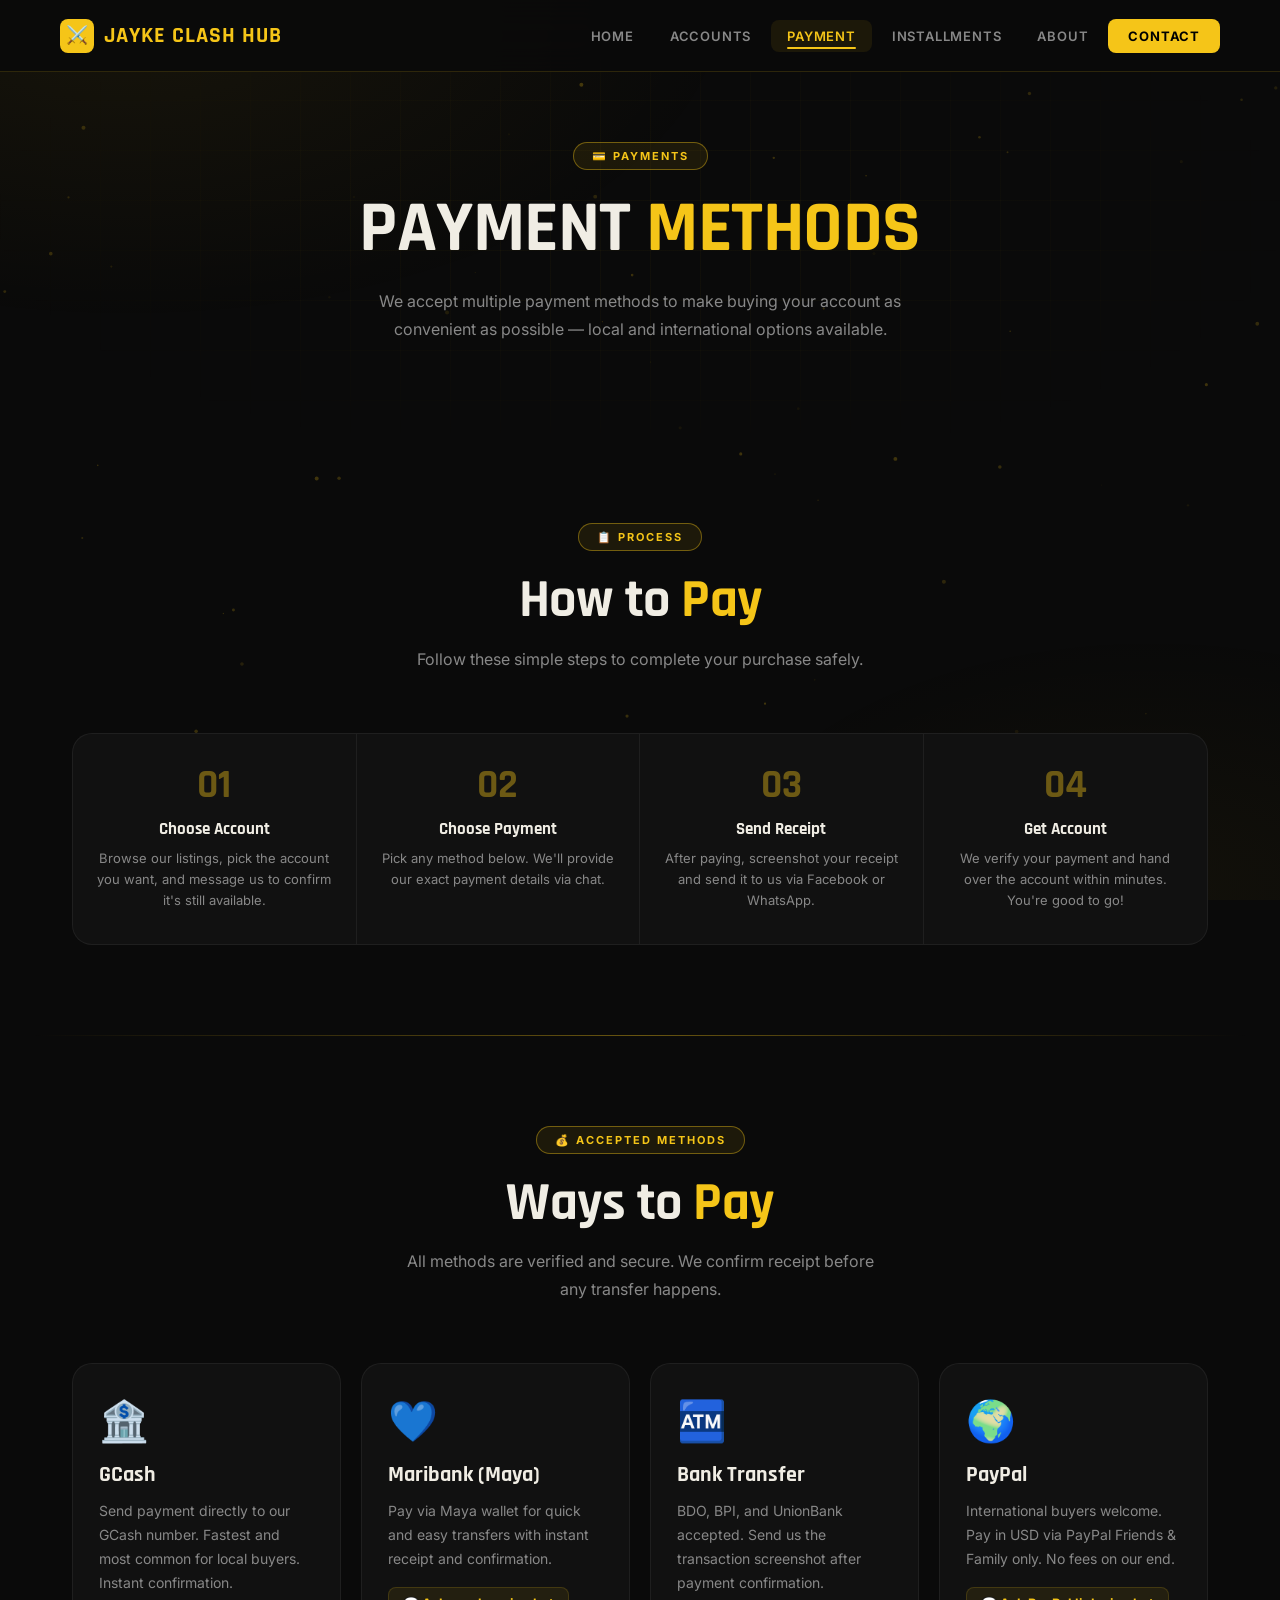
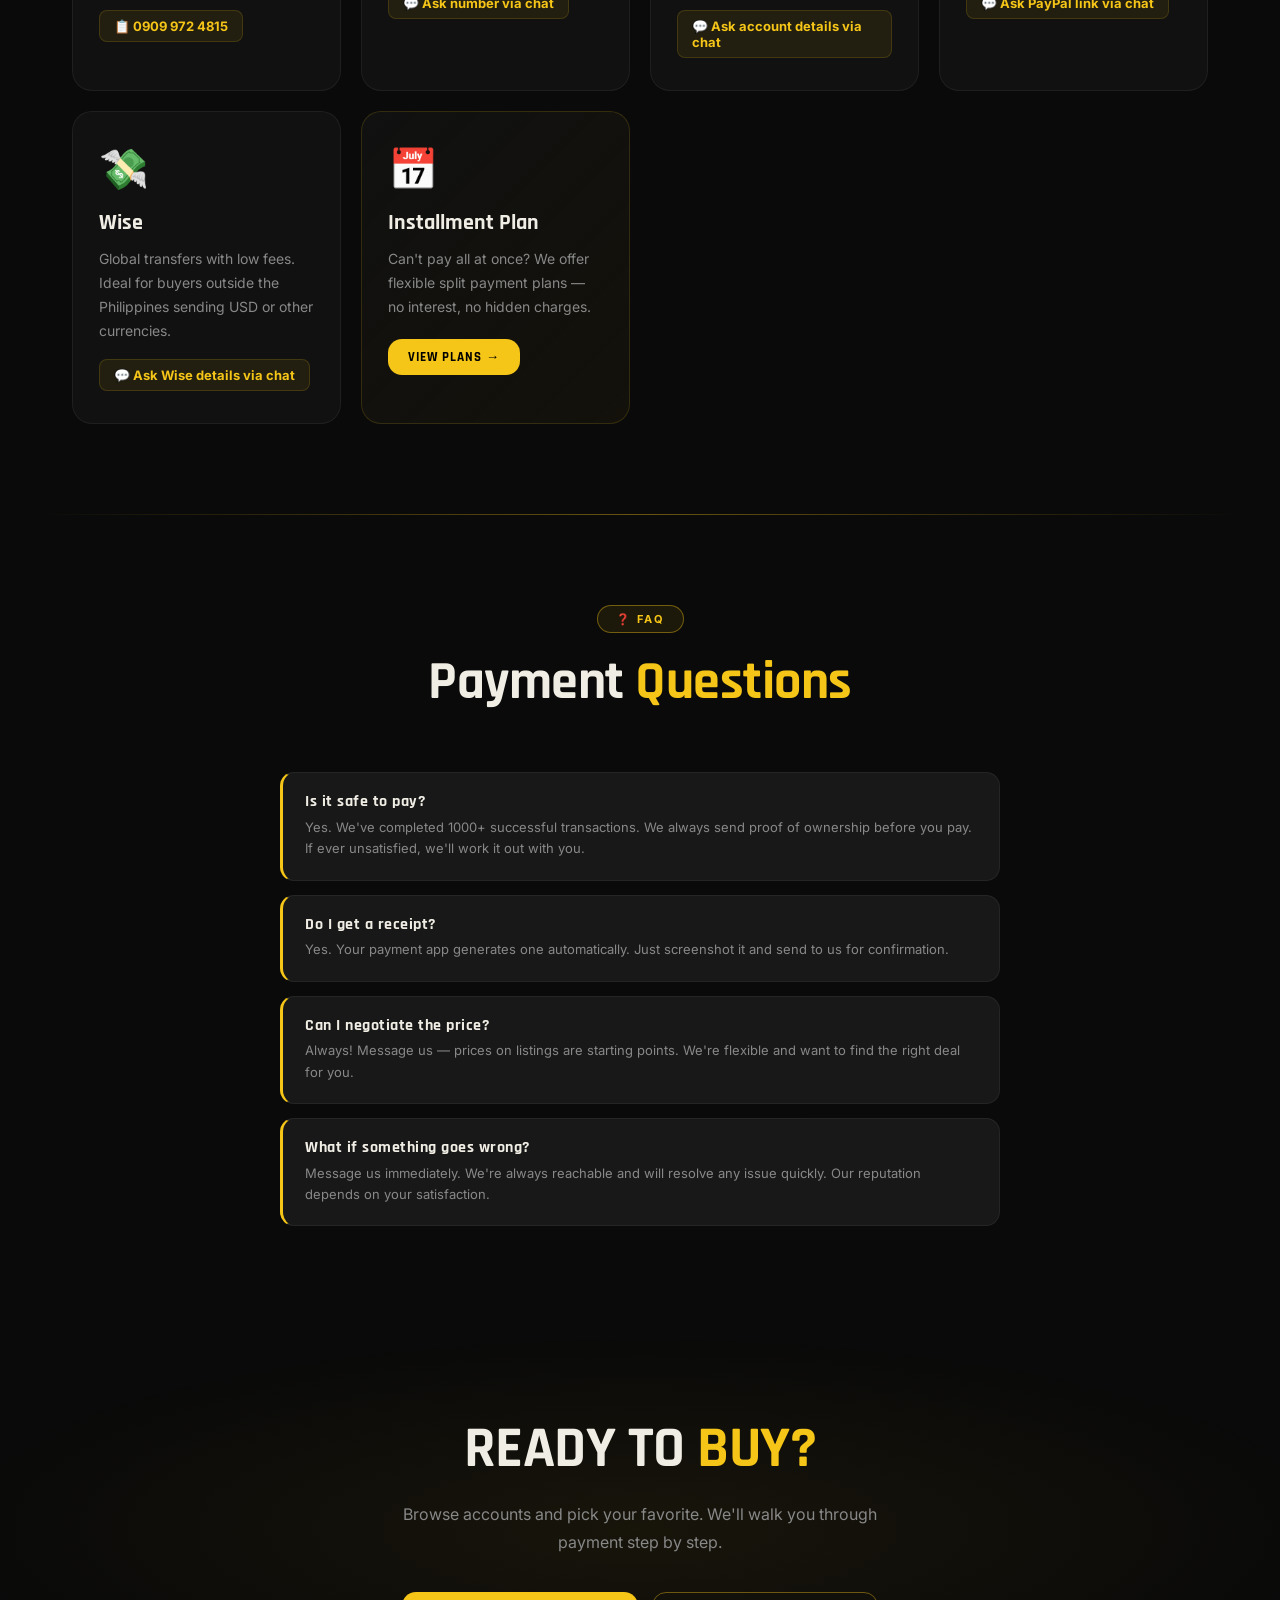
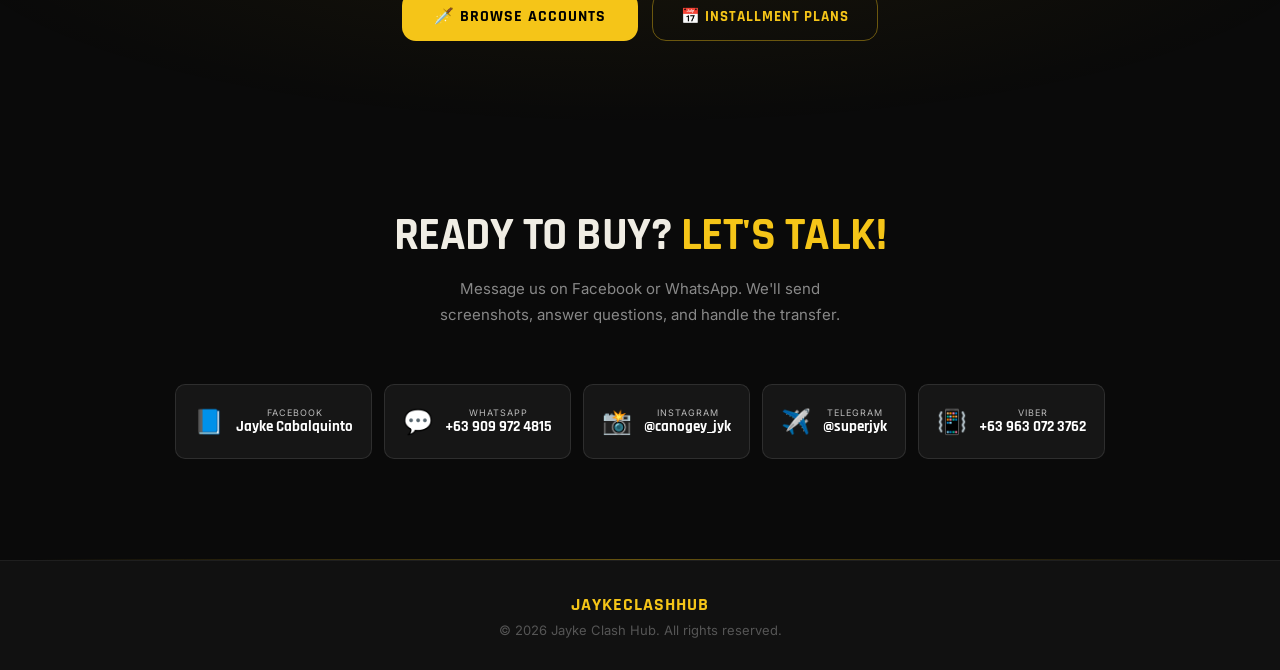
<file: payment.html>
<!DOCTYPE html>
<html lang="en">
<head>
  <meta charset="UTF-8"/>
  <meta name="viewport" content="width=device-width, initial-scale=1.0"/>
  <title>Jayke Clash Hub — Payment Method</title>
  <meta name="description" content="Accepted payment methods at Jayke Clash Store — GCash, Maribank, Bank Transfer, PayPal, and Wise."/>
  <link rel="stylesheet" href="style.css"/>
</head>
<body>

<canvas id="particles-canvas"></canvas>

<!-- NAV -->
<nav>
  <div class="nav-inner">
    <a href="index.html" class="nav-logo">
      <span class="logo-icon">⚔️</span>
      Jayke Clash Hub
    </a>
    <button class="nav-toggle" aria-label="Toggle menu">
      <span></span><span></span><span></span>
    </button>
    <div class="nav-links">
      <a href="index.html">Home</a>
      <a href="list.html">Accounts</a>
      <a href="payment.html" class="active">Payment</a>
      <a href="installment.html">Installments</a>
      <a href="about.html">About</a>
      <a href="#contact" class="nav-contact-btn">Contact</a>
    </div>
  </div>
</nav>

<!-- PAGE HEADER -->
<div class="page-header">
  <div class="pill">💳 Payments</div>
  <h1>Payment <span>Methods</span></h1>
  <p>We accept multiple payment methods to make buying your account as convenient as possible — local and international options available.</p>
</div>

<!-- HOW TO PAY STEPS -->
<div class="section-wrap">
  <div class="section-head reveal">
    <div class="pill">📋 Process</div>
    <h2>How to <em>Pay</em></h2>
    <p>Follow these simple steps to complete your purchase safely.</p>
  </div>

  <div class="payment-steps reveal">
    <div class="step-item">
      <div class="step-num">01</div>
      <div class="step-title">Choose Account</div>
      <div class="step-desc">Browse our listings, pick the account you want, and message us to confirm it's still available.</div>
    </div>
    <div class="step-item">
      <div class="step-num">02</div>
      <div class="step-title">Choose Payment</div>
      <div class="step-desc">Pick any method below. We'll provide our exact payment details via chat.</div>
    </div>
    <div class="step-item">
      <div class="step-num">03</div>
      <div class="step-title">Send Receipt</div>
      <div class="step-desc">After paying, screenshot your receipt and send it to us via Facebook or WhatsApp.</div>
    </div>
    <div class="step-item">
      <div class="step-num">04</div>
      <div class="step-title">Get Account</div>
      <div class="step-desc">We verify your payment and hand over the account within minutes. You're good to go!</div>
    </div>
  </div>
</div>

<hr class="fancy-divider"/>

<!-- PAYMENT METHODS -->
<div class="section-wrap">
  <div class="section-head reveal">
    <div class="pill">💰 Accepted Methods</div>
    <h2>Ways to <em>Pay</em></h2>
    <p>All methods are verified and secure. We confirm receipt before any transfer happens.</p>
  </div>

  <div class="payment-methods-grid">

    <div class="pay-card reveal reveal-delay-1">
      <div class="pay-card-icon">🏦</div>
      <div class="pay-card-title">GCash</div>
      <div class="pay-card-desc">Send payment directly to our GCash number. Fastest and most common for local buyers. Instant confirmation.</div>
      <div class="pay-card-detail" onclick="copyToClipboard('09099724815', 'GCash number')" style="cursor:pointer;" title="Click to copy">
        📋 0909 972 4815
      </div>
    </div>

    <div class="pay-card reveal reveal-delay-2">
      <div class="pay-card-icon">💙</div>
      <div class="pay-card-title">Maribank (Maya)</div>
      <div class="pay-card-desc">Pay via Maya wallet for quick and easy transfers with instant receipt and confirmation.</div>
      <div class="pay-card-detail" onclick="copyToClipboard('09099724815', 'Maribank number')" style="cursor:pointer;" title="Ask via chat">
        💬 Ask number via chat
      </div>
    </div>

    <div class="pay-card reveal reveal-delay-3">
      <div class="pay-card-icon">🏧</div>
      <div class="pay-card-title">Bank Transfer</div>
      <div class="pay-card-desc">BDO, BPI, and UnionBank accepted. Send us the transaction screenshot after payment confirmation.</div>
      <div class="pay-card-detail">💬 Ask account details via chat</div>
    </div>

    <div class="pay-card reveal reveal-delay-1">
      <div class="pay-card-icon">🌍</div>
      <div class="pay-card-title">PayPal</div>
      <div class="pay-card-desc">International buyers welcome. Pay in USD via PayPal Friends & Family only. No fees on our end.</div>
      <div class="pay-card-detail">💬 Ask PayPal link via chat</div>
    </div>

    <div class="pay-card reveal reveal-delay-2">
      <div class="pay-card-icon">💸</div>
      <div class="pay-card-title">Wise</div>
      <div class="pay-card-desc">Global transfers with low fees. Ideal for buyers outside the Philippines sending USD or other currencies.</div>
      <div class="pay-card-detail">💬 Ask Wise details via chat</div>
    </div>

    <div class="pay-card reveal reveal-delay-3" style="border-color:var(--border);background:linear-gradient(135deg,var(--bg2),rgba(245,197,24,0.04));">
      <div class="pay-card-icon">📅</div>
      <div class="pay-card-title">Installment Plan</div>
      <div class="pay-card-desc">Can't pay all at once? We offer flexible split payment plans — no interest, no hidden charges.</div>
      <a href="installment.html" class="btn-primary" style="padding:10px 20px;font-size:13px;display:inline-flex;margin-top:4px;">View Plans →</a>
    </div>

  </div>
</div>

<hr class="fancy-divider"/>

<!-- FAQ -->
<div class="section-wrap">
  <div class="section-head reveal">
    <div class="pill">❓ FAQ</div>
    <h2>Payment <em>Questions</em></h2>
  </div>

  <div style="max-width:720px;margin:0 auto;" class="reveal">
    <div class="highlight-item" style="margin-bottom:14px;">
      <h4>Is it safe to pay?</h4>
      <p>Yes. We've completed 1000+ successful transactions. We always send proof of ownership before you pay. If ever unsatisfied, we'll work it out with you.</p>
    </div>
    <div class="highlight-item" style="margin-bottom:14px;">
      <h4>Do I get a receipt?</h4>
      <p>Yes. Your payment app generates one automatically. Just screenshot it and send to us for confirmation.</p>
    </div>
    <div class="highlight-item" style="margin-bottom:14px;">
      <h4>Can I negotiate the price?</h4>
      <p>Always! Message us — prices on listings are starting points. We're flexible and want to find the right deal for you.</p>
    </div>
    <div class="highlight-item">
      <h4>What if something goes wrong?</h4>
      <p>Message us immediately. We're always reachable and will resolve any issue quickly. Our reputation depends on your satisfaction.</p>
    </div>
  </div>
</div>

<!-- CTA -->
<div class="cta-section reveal">
  <h2>Ready to <span>buy?</span></h2>
  <p>Browse accounts and pick your favorite. We'll walk you through payment step by step.</p>
  <div class="btn-group">
    <a href="list.html" class="btn-primary">🗡️ Browse Accounts</a>
    <a href="installment.html" class="btn-gold-outline">📅 Installment Plans</a>
  </div>
</div>

<div id="contact">
  <div class="contact-section reveal">
    <h2 class="contact-title">Ready to Buy? <span>Let's Talk!</span></h2>
    <p class="contact-sub">Message us on Facebook or WhatsApp. We'll send screenshots, answer questions, and handle the transfer.</p>
    <div class="contact-btns">
      <a href="https://web.facebook.com/profile.php?id=61589532622051" target="_blank" rel="noopener" class="contact-card contact-card-fb">
        <span class="contact-icon">📘</span>
        <div class="contact-info">
          <div class="contact-platform">Facebook</div>
          <div class="contact-handle">Jayke Cabalquinto</div>
        </div>
      </a>
      <a href="https://wa.me/639099724815" target="_blank" rel="noopener" class="contact-card contact-card-wa">
        <span class="contact-icon">💬</span>
        <div class="contact-info">
          <div class="contact-platform">WhatsApp</div>
          <div class="contact-handle">+63 909 972 4815</div>
        </div>
      </a>
      <a href="https://www.instagram.com/canogey_jyk?igsh=MXQ1cnBzZXR4ZWRsZA==" target="_blank" rel="noopener" class="contact-card contact-card-ig">
        <span class="contact-icon">📸</span>
        <div class="contact-info">
          <div class="contact-platform">Instagram</div>
          <div class="contact-handle">@canogey_jyk</div>
        </div>
      </a>
      <a href="https://t.me/superjyk" target="_blank" rel="noopener" class="contact-card contact-card-tg">
        <span class="contact-icon">✈️</span>
        <div class="contact-info">
          <div class="contact-platform">Telegram</div>
          <div class="contact-handle">@superjyk</div>
        </div>
      </a>
      <a href="viber://chat?number=%2B639630723762" target="_blank" rel="noopener" class="contact-card contact-card-vb">
        <span class="contact-icon">📳</span>
        <div class="contact-info">
          <div class="contact-platform">Viber</div>
          <div class="contact-handle">+63 963 072 3762</div>
        </div>
      </a>
    </div>
  </div>
</div>


<hr class="fancy-divider"/>
<footer>
  <strong>JaykeClashHub</strong>
  <span>© 2026 Jayke Clash Hub. All rights reserved.</span>
</footer>

<button class="back-top" aria-label="Back to top">↑</button>

<script src="script.js"></script>
</body>
</html>
</file>
<file: style.css>
@import url('https://fonts.googleapis.com/css2?family=Rajdhani:wght@400;500;600;700&family=Inter:wght@300;400;500;600;700&display=swap');

/* ═══════════════════════════════════════════
   CSS VARIABLES
═══════════════════════════════════════════ */
:root {
  --gold: #f5c518;
  --gold-dark: #c49a00;
  --gold-light: #ffe566;
  --gold-dim: rgba(245, 197, 24, 0.5);
  --gold-glow: rgba(245, 197, 24, 0.08);
  --gold-glow-strong: rgba(245, 197, 24, 0.18);

  --bg: #0a0a0a;
  --bg2: #111111;
  --bg3: #181818;
  --bg4: #202020;

  --border: rgba(245, 197, 24, 0.15);
  --border-strong: rgba(245, 197, 24, 0.4);
  --border-subtle: rgba(255,255,255,0.06);

  --text: #f0ede4;
  --text-muted: #888;
  --text-dim: #555;

  --green: #22c55e;
  --red: #ef4444;
  --blue: #3b82f6;

  --radius: 14px;
  --radius-sm: 8px;
  --radius-lg: 20px;
  --radius-xl: 28px;

  --nav-h: 72px;
  --shadow-gold: 0 8px 40px rgba(245,197,24,0.2);
}

/* ═══════════════════════════════════════════
   RESET & BASE
═══════════════════════════════════════════ */
*, *::before, *::after { margin: 0; padding: 0; box-sizing: border-box; }
html { scroll-behavior: smooth; }

body {
  font-family: 'Inter', sans-serif;
  background: var(--bg);
  color: var(--text);
  min-height: 100vh;
  overflow-x: hidden;
  opacity: 0;
  transition: opacity 0.4s ease;
}

body.loaded { opacity: 1; }
body.fade-out { opacity: 0 !important; transition: opacity 0.3s ease !important; }

/* Ambient background */
body::before {
  content: '';
  position: fixed;
  inset: 0;
  background:
    radial-gradient(ellipse 80% 60% at 10% 0%, rgba(245,197,24,0.06) 0%, transparent 60%),
    radial-gradient(ellipse 60% 50% at 90% 100%, rgba(245,197,24,0.04) 0%, transparent 60%);
  pointer-events: none;
  z-index: 0;
}

/* Particle canvas */
#particles-canvas {
  position: fixed;
  inset: 0;
  pointer-events: none;
  z-index: 0;
  opacity: 0.4;
}

/* ═══════════════════════════════════════════
   TYPOGRAPHY
═══════════════════════════════════════════ */
h1, h2, h3, h4, h5 {
  font-family: 'Rajdhani', sans-serif;
  letter-spacing: -0.5px;
  line-height: 1.1;
}

em {
  font-style: normal;
  color: var(--gold);
}

/* ═══════════════════════════════════════════
   SCROLLBAR
═══════════════════════════════════════════ */
::-webkit-scrollbar { width: 5px; }
::-webkit-scrollbar-track { background: var(--bg); }
::-webkit-scrollbar-thumb { background: var(--border-strong); border-radius: 3px; }

/* ═══════════════════════════════════════════
   NAV
═══════════════════════════════════════════ */
nav {
  position: fixed;
  top: 0; left: 0; right: 0;
  z-index: 9000;
  height: var(--nav-h);
  background: rgba(10,10,10,0.92);
  border-bottom: 1px solid var(--border);
  backdrop-filter: blur(20px);
  -webkit-backdrop-filter: blur(20px);
  transition: background 0.3s, box-shadow 0.3s;
}

nav.scrolled {
  background: rgba(10,10,10,0.98);
  box-shadow: 0 4px 40px rgba(0,0,0,0.6);
}

.nav-inner {
  max-width: 1800px;
  margin: 0 auto;
  padding: 10px 60px;
  height: 100%;
  display: flex;
  align-items: center;
  justify-content: space-between;
  gap: 24px;
}

.nav-logo {
  font-family: 'Rajdhani', sans-serif;
  font-size: 22px;
  font-weight: 700;
  color: var(--gold);
  text-decoration: none;
  letter-spacing: 1px;
  text-transform: uppercase;
  display: flex;
  align-items: center;
  gap: 10px;
  white-space: nowrap;
}

.nav-logo .logo-icon {
  width: 34px;
  height: 34px;
  background: var(--gold);
  border-radius: 8px;
  display: grid;
  place-items: center;
  font-size: 18px;
  color: #000;
  flex-shrink: 0;
}

.nav-links {
  display: flex;
  gap: 4px;
  align-items: center;
}

.nav-links a {
  color: var(--text-muted);
  text-decoration: none;
  font-size: 13px;
  font-weight: 600;
  letter-spacing: 0.8px;
  padding: 8px 16px;
  border-radius: var(--radius-sm);
  transition: all 0.2s;
  text-transform: uppercase;
  position: relative;
}

.nav-links a::after {
  content: '';
  position: absolute;
  bottom: 3px; left: 50%; right: 50%;
  height: 2px;
  background: var(--gold);
  border-radius: 2px;
  transition: left 0.25s, right 0.25s;
}

.nav-links a:hover { color: var(--text); }
.nav-links a:hover::after { left: 16px; right: 16px; }

.nav-links a.active {
  color: var(--gold);
  background: var(--gold-glow);
}
.nav-links a.active::after { left: 16px; right: 16px; }

.nav-contact-btn {
  background: var(--gold) !important;
  color: #000 !important;
  font-weight: 700 !important;
  border-radius: 8px !important;
  padding: 9px 20px !important;
  transition: all 0.2s !important;
}
.nav-contact-btn::after { display: none !important; }
.nav-contact-btn:hover {
  background: var(--gold-light) !important;
  color: #000 !important;
  transform: translateY(-1px);
  box-shadow: 0 6px 24px rgba(245,197,24,0.35) !important;
}

/* Mobile nav toggle */
.nav-toggle {
  display: none;
  flex-direction: column;
  gap: 5px;
  cursor: pointer;
  padding: 6px;
  background: none;
  border: none;
}
.nav-toggle span {
  display: block;
  width: 24px;
  height: 2px;
  background: var(--text);
  border-radius: 2px;
  transition: all 0.3s;
}
.nav-toggle.open span:nth-child(1) { transform: translateY(7px) rotate(45deg); }
.nav-toggle.open span:nth-child(2) { opacity: 0; }
.nav-toggle.open span:nth-child(3) { transform: translateY(-7px) rotate(-45deg); }

/* ═══════════════════════════════════════════
   BUTTONS
═══════════════════════════════════════════ */
.btn-primary {
  display: inline-flex;
  align-items: center;
  gap: 8px;
  background: var(--gold);
  color: #000;
  border: none;
  padding: 14px 32px;
  font-family: 'Rajdhani', sans-serif;
  font-size: 16px;
  font-weight: 700;
  letter-spacing: 1px;
  text-transform: uppercase;
  border-radius: var(--radius);
  cursor: pointer;
  text-decoration: none;
  transition: all 0.25s;
  position: relative;
  overflow: hidden;
}
.btn-primary::before {
  content: '';
  position: absolute;
  inset: 0;
  background: rgba(255,255,255,0.15);
  opacity: 0;
  transition: opacity 0.2s;
}
.btn-primary:hover { transform: translateY(-2px); box-shadow: var(--shadow-gold); }
.btn-primary:hover::before { opacity: 1; }
.btn-primary:active { transform: translateY(0); }

.btn-secondary {
  display: inline-flex;
  align-items: center;
  gap: 8px;
  background: transparent;
  color: var(--text);
  border: 1.5px solid var(--border-subtle);
  padding: 14px 32px;
  font-family: 'Rajdhani', sans-serif;
  font-size: 16px;
  font-weight: 700;
  letter-spacing: 1px;
  text-transform: uppercase;
  border-radius: var(--radius);
  cursor: pointer;
  text-decoration: none;
  transition: all 0.25s;
}
.btn-secondary:hover {
  background: rgba(255,255,255,0.05);
  border-color: var(--border-strong);
  color: var(--gold);
  transform: translateY(-2px);
}

.btn-gold-outline {
  display: inline-flex;
  align-items: center;
  gap: 8px;
  background: transparent;
  color: var(--gold);
  border: 1.5px solid var(--border-strong);
  padding: 12px 28px;
  font-family: 'Rajdhani', sans-serif;
  font-size: 15px;
  font-weight: 700;
  letter-spacing: 1px;
  text-transform: uppercase;
  border-radius: var(--radius);
  cursor: pointer;
  text-decoration: none;
  transition: all 0.25s;
}
.btn-gold-outline:hover {
  background: var(--gold-glow);
  transform: translateY(-2px);
}

/* ═══════════════════════════════════════════
   BADGE / PILL
═══════════════════════════════════════════ */
.pill {
  display: inline-flex;
  align-items: center;
  gap: 6px;
  background: var(--gold-glow);
  border: 1px solid var(--border-strong);
  border-radius: 100px;
  padding: 6px 18px;
  font-size: 11px;
  font-weight: 700;
  color: var(--gold);
  letter-spacing: 2px;
  text-transform: uppercase;
}

/* ═══════════════════════════════════════════
   SECTION WRAPPER
═══════════════════════════════════════════ */
.section-wrap {
  position: relative;
  z-index: 1;
  max-width: 1200px;
  margin: 0 auto;
  padding: 90px 32px;
}

.section-head {
  text-align: center;
  margin-bottom: 60px;
}

.section-head .pill { margin-bottom: 20px; }

.section-head h2 {
  font-size: clamp(32px, 5vw, 54px);
  font-weight: 700;
  color: var(--text);
  margin-bottom: 14px;
}

.section-head p {
  font-size: 16px;
  color: var(--text-muted);
  max-width: 480px;
  margin: 0 auto;
  line-height: 1.75;
}

hr.fancy-divider {
  border: none;
  height: 1px;
  background: linear-gradient(90deg, transparent, var(--border-strong), transparent);
  margin: 0 32px;
  position: relative;
  z-index: 1;
}

/* ═══════════════════════════════════════════
   HERO — HOMEPAGE
═══════════════════════════════════════════ */
.hero {
  position: relative;
  z-index: 1;
  min-height: 100vh;
  display: flex;
  flex-direction: column;
  align-items: center;
  justify-content: center;
  text-align: center;
  padding: calc(var(--nav-h) + 60px) 32px 80px;
  overflow: hidden;
}

/* Animated grid lines background */
.hero::after {
  content: '';
  position: absolute;
  inset: 0;
  background-image:
    linear-gradient(rgba(245,197,24,0.04) 1px, transparent 1px),
    linear-gradient(90deg, rgba(245,197,24,0.04) 1px, transparent 1px);
  background-size: 60px 60px;
  -webkit-mask-image: url();
  mask-image: radial-gradient(ellipse 80% 60% at 50% 50%, black 30%, transparent 80%);
  pointer-events: none;
  z-index: -1;
}

.hero-eyebrow {
  animation: fadeUp 0.7s ease both;
  margin-bottom: 28px;
}

.hero h1 {
  font-size: clamp(52px, 9vw, 110px);
  font-weight: 700;
  line-height: 0.95;
  letter-spacing: -1px;
  text-transform: uppercase;
  animation: fadeUp 0.7s 0.1s ease both;
  margin-bottom: 28px;
}

.hero h1 .line1 { color: var(--text); display: block; }
.hero h1 .line2 {
  color: var(--gold);
  display: block;
  text-shadow: 0 0 80px rgba(245,197,24,0.3);
}

.hero-sub {
  font-size: 17px;
  color: var(--text-muted);
  max-width: 480px;
  line-height: 1.75;
  margin-bottom: 44px;
  animation: fadeUp 0.7s 0.2s ease both;
}

.hero-actions {
  display: flex;
  gap: 14px;
  flex-wrap: wrap;
  justify-content: center;
  animation: fadeUp 0.7s 0.3s ease both;
  margin-bottom: 72px;
}

.hero-stats-bar {
  display: flex;
  animation: fadeUp 0.7s 0.4s ease both;
  border: 1px solid var(--border);
  border-radius: var(--radius-lg);
  overflow: hidden;
  background: rgba(17,17,17,0.8);
  -webkit-backdrop-filter: blur(10px);
  backdrop-filter: blur(12px);
}

.hstat {
  text-align: center;
  padding: 22px 44px;
  border-right: 1px solid var(--border);
}
.hstat:last-child { border-right: none; }
.hstat-num {
  font-family: 'Rajdhani', sans-serif;
  font-size: 28px;
  font-weight: 700;
  color: var(--gold);
  line-height: 1;
}
.hstat-label {
  font-size: 10px;
  color: var(--text-muted);
  text-transform: uppercase;
  letter-spacing: 1.5px;
  margin-top: 5px;
  font-weight: 600;
}

/* Scroll indicator */
.scroll-hint {
  position: absolute;
  bottom: 32px;
  left: 50%;
  transform: translateX(-50%);
  display: flex;
  flex-direction: column;
  align-items: center;
  gap: 6px;
  animation: fadeUp 1s 0.8s ease both;
}
.scroll-hint span { font-size: 11px; color: var(--text-dim); letter-spacing: 2px; text-transform: uppercase; }
.scroll-mouse {
  width: 22px; height: 36px;
  border: 1.5px solid var(--text-dim);
  border-radius: 12px;
  display: flex;
  justify-content: center;
  padding-top: 6px;
}
.scroll-mouse::before {
  content: '';
  width: 3px; height: 8px;
  background: var(--gold);
  border-radius: 2px;
  animation: scrollBounce 1.6s ease-in-out infinite;
}

/* ═══════════════════════════════════════════
   FEATURES GRID
═══════════════════════════════════════════ */
.features-grid {
  display: grid;
  grid-template-columns: repeat(auto-fit, minmax(250px, 1fr));
  gap: 20px;
}

.feature-card {
  background: var(--bg3);
  border: 1px solid var(--border-subtle);
  border-radius: var(--radius-lg);
  padding: 36px 28px;
  text-align: center;
  transition: all 0.35s cubic-bezier(0.34, 1.56, 0.64, 1);
  position: relative;
  overflow: hidden;
  cursor: default;
}
.feature-card::before {
  content: '';
  position: absolute;
  top: 0; left: 0; right: 0;
  height: 3px;
  background: linear-gradient(90deg, var(--gold-dark), var(--gold), var(--gold-light));
  transform: scaleX(0);
  transition: transform 0.35s ease;
}
.feature-card:hover {
  border-color: var(--border);
  transform: translateY(-6px);
  box-shadow: 0 20px 60px rgba(0,0,0,0.4), 0 0 0 1px var(--border);
}
.feature-card:hover::before { transform: scaleX(1); }

.feature-icon {
  font-size: 38px;
  margin-bottom: 18px;
  display: block;
  filter: drop-shadow(0 4px 12px rgba(245,197,24,0.3));
  transition: transform 0.3s;
}
.feature-card:hover .feature-icon { transform: scale(1.15) rotate(-5deg); }

.feature-title {
  font-family: 'Rajdhani', sans-serif;
  font-size: 19px;
  font-weight: 700;
  color: var(--text);
  margin-bottom: 10px;
  letter-spacing: 0.5px;
}
.feature-text { font-size: 14px; color: var(--text-muted); line-height: 1.7; }

/* ═══════════════════════════════════════════
   ACCOUNTS GRID (LIST PAGE)
═══════════════════════════════════════════ */
.page-header {
  position: relative;
  z-index: 1;
  text-align: center;
  padding: calc(var(--nav-h) + 70px) 32px 60px;
  overflow: hidden;
}
.page-header::after {
  content: '';
  position: absolute;
  inset: 0;
  background-image:
    linear-gradient(rgba(245,197,24,0.03) 1px, transparent 1px),
    linear-gradient(90deg, rgba(245,197,24,0.03) 1px, transparent 1px);
  background-size: 50px 50px;
  -webkit-mask-image: url();
  mask-image: radial-gradient(ellipse 70% 80% at 50% 50%, black 20%, transparent 75%);
  z-index: -1;
}

.page-header .pill { margin-bottom: 20px; }

.page-header h1 {
  font-size: clamp(38px, 6vw, 72px);
  font-weight: 700;
  text-transform: uppercase;
  margin-bottom: 18px;
}
.page-header h1 span { color: var(--gold); }

.page-header p {
  font-size: 16px;
  color: var(--text-muted);
  max-width: 560px;
  margin: 0 auto 30px;
  line-height: 1.75;
}

/* Filter bar */
.filter-bar {
  display: flex;
  gap: 10px;
  flex-wrap: wrap;
  justify-content: center;
  margin-top: 30px;
}

.filter-btn {
  background: var(--bg3);
  border: 1px solid var(--border-subtle);
  color: var(--text-muted);
  padding: 8px 20px;
  border-radius: 100px;
  font-size: 13px;
  font-weight: 600;
  cursor: pointer;
  transition: all 0.2s;
  font-family: 'Inter', sans-serif;
  letter-spacing: 0.5px;
  text-transform: uppercase;
}
.filter-btn:hover, .filter-btn.active {
  background: var(--gold-glow);
  border-color: var(--border-strong);
  color: var(--gold);
}

/* Accounts grid */
/* Accounts grid - FIXED */
.accounts-grid {
  display: grid;
  grid-template-columns: repeat(auto-fill, minmax(340px, 1fr));
  gap: 24px;
  max-width: 1300px;
  margin: 0 auto;
  padding: 0 32px 80px;
  position: relative;
  z-index: 1;
  justify-items: center; /* Centers cards in their grid cells */
  align-items: start;    /* Aligns cards to top */
}
/* Account card */
.account-card {
  background: var(--bg2);
  border: 1px solid var(--border-subtle);
  border-radius: var(--radius-lg);
  overflow: hidden;
  transition: all 0.35s cubic-bezier(0.34, 1.56, 0.64, 1);
  position: relative;
  display: flex;
  flex-direction: column;
}
.account-card:hover {
  border-color: var(--border);
  transform: translateY(-8px);
  box-shadow: 0 24px 80px rgba(0,0,0,0.5), 0 0 0 1px var(--border);
}



/* TH color bar */


.card-badge {
  position: absolute;
  top: 16px;
  left: 16px;
  font-size: 10px;
  font-weight: 700;
  letter-spacing: 0.8px;
  text-transform: uppercase;
  padding: 5px 12px;
  border-radius: 100px;
  z-index: 2;
}
.badge-available {
  background: rgba(34,197,94,0.15);
  color: var(--green);
  border: 1px solid rgba(34,197,94,0.3);
}
.badge-hot {
  background: rgba(245,197,24,0.15);
  color: var(--gold);
  border: 1px solid var(--border-strong);
}
.badge-sold {
  background: rgba(239,68,68,0.15);
  color: var(--red);
  border: 1px solid rgba(239,68,68,0.3);
}

/* Card image area */
.card-image {
  width: 100%;
  aspect-ratio: 16/9;
  height: auto;
  display: block;
  background: var(--bg3);
  overflow: hidden;
  position: relative;
   min-height: 180px; /* prevents collapse */
}
.card-image img {
  width: 100%;
  height: 100%;
  object-fit: cover;
  transition: transform 0.5s ease;
}
.account-card:hover .card-image img { transform: scale(1.06); }
.card-image-placeholder {
  width: 100%;
  height: 100%;
  display: flex;
  align-items: center;
  justify-content: center;
  font-size: 56px;
  background: linear-gradient(135deg, var(--bg3), var(--bg4));
}

.card-body {
  padding: 20px 22px 22px;
  flex: 1;
  display: flex;
  flex-direction: column;
  gap: 14px;
}

.card-title-row {
  display: flex;
  align-items: center;
  justify-content: space-between;
}
.card-title {
  font-family: 'Rajdhani', sans-serif;
  font-size: 22px;
  font-weight: 700;
  letter-spacing: 0.5px;
  color: var(--text);
}

.card-th-tag {
  display: inline-flex;
  align-items: center;
  gap: 4px;
  font-size: 11px;
  font-weight: 700;
  letter-spacing: 1px;
  text-transform: uppercase;
  padding: 4px 10px;
  border-radius: 6px;
}
.tag-th13 { background: rgba(59,130,246,0.15); color: #60a5fa; border: 1px solid rgba(59,130,246,0.3); }
.tag-th14 { background: rgba(139,92,246,0.15); color: #a78bfa; border: 1px solid rgba(139,92,246,0.3); }
.tag-th16 { background: rgba(245,158,11,0.15); color: #fbbf24; border: 1px solid rgba(245,158,11,0.3); }
.tag-th17 { background: rgba(239,68,68,0.15); color: #f87171; border: 1px solid rgba(239,68,68,0.3); }
.tag-th18 { background: rgba(245,197,24,0.15); color: var(--gold); border: 1px solid var(--border-strong); }

.card-stats {
  display: grid;
  grid-template-columns: 1fr 1fr;
  gap: 8px;
}
.stat-item {
  background: var(--bg3);
  border-radius: var(--radius-sm);
  padding: 10px 12px;
  border: 1px solid var(--border-subtle);
}
.stat-item-label {
  font-size: 10px;
  color: var(--text-dim);
  text-transform: uppercase;
  letter-spacing: 1px;
  margin-bottom: 3px;
  font-weight: 600;
}
.stat-item-val {
  font-family: 'Rajdhani', sans-serif;
  font-size: 16px;
  font-weight: 700;
  color: var(--text);
}

.card-price {
  display: flex;
  align-items: center;
  justify-content: space-between;
  padding: 12px 14px;
  background: var(--gold-glow);
  border: 1px solid var(--border);
  border-radius: var(--radius-sm);
}
.price-label {
  font-size: 11px;
  color: var(--text-muted);
  text-transform: uppercase;
  letter-spacing: 1px;
  font-weight: 600;
}
.price-amount {
  font-family: 'Rajdhani', sans-serif;
  font-size: 22px;
  font-weight: 700;
  color: var(--gold);
}

.btn-info {
  width: 100%;
  background: var(--bg4);
  color: var(--text);
  border: 1px solid var(--border-subtle);
  padding: 12px;
  border-radius: var(--radius-sm);
  font-family: 'Rajdhani', sans-serif;
  font-size: 15px;
  font-weight: 700;
  letter-spacing: 0.8px;
  text-transform: uppercase;
  cursor: pointer;
  transition: all 0.25s;
  display: flex;
  align-items: center;
  justify-content: center;
  gap: 8px;
  margin-top: auto;
}
.btn-info:hover {
  background: var(--gold);
  color: #000;
  border-color: var(--gold);
  transform: translateY(-1px);
}

/* ═══════════════════════════════════════════
   MODAL
═══════════════════════════════════════════ */
.modal-overlay {
  position: fixed;
  inset: 0;
  background: rgba(0,0,0,0.85);
  -webkit-backdrop-filter: blur(10px);
  backdrop-filter: blur(10px);
  z-index: 9999;
  display: flex;
  align-items: center;
  justify-content: center;
  padding: 20px;
  opacity: 0;
  pointer-events: none;
  transition: opacity 0.3s ease;
}
.modal-overlay.active {
  opacity: 1;
  pointer-events: all;
}
.modal-overlay.active .modal {
  transform: translateY(0) scale(1);
  opacity: 1;
}

.modal {
  background: var(--bg2);
  border: 1px solid var(--border);
  border-radius: var(--radius-xl);
  max-width: 680px;
  width: 100%;
  max-height: 88vh;
  overflow-y: auto;
  position: relative;
  transform: translateY(24px) scale(0.97);
  opacity: 0;
  transition: all 0.35s cubic-bezier(0.34, 1.56, 0.64, 1);
  box-shadow: 0 40px 120px rgba(0,0,0,0.8), 0 0 0 1px var(--border);
}

.modal-close {
  position: sticky;
  top: 16px;
  left: calc(100% - 52px);
  width: 36px;
  height: 36px;
  background: var(--bg3);
  border: 1px solid var(--border-subtle);
  border-radius: 50%;
  color: var(--text-muted);
  font-size: 16px;
  cursor: pointer;
  display: flex;
  align-items: center;
  justify-content: center;
  z-index: 10;
  transition: all 0.2s;
  float: right;
  margin: 12px 12px -48px 0;
}
.modal-close:hover { background: var(--red); color: #fff; border-color: var(--red); }

.modal-content-inner { padding: 24px 28px 28px; }

.modal-header {
  display: flex;
  justify-content: space-between;
  align-items: flex-start;
  margin-bottom: 24px;
  gap: 16px;
}
.modal-title {
  font-family: 'Rajdhani', sans-serif;
  font-size: 32px;
  font-weight: 700;
  color: var(--text);
  margin-bottom: 4px;
}
.modal-price-tag {
  text-align: right;
  flex-shrink: 0;
}
.modal-price-amount {
  font-family: 'Rajdhani', sans-serif;
  font-size: 26px;
  font-weight: 700;
  color: var(--gold);
  white-space: nowrap;
}
.modal-price-note {
  font-size: 11px;
  color: var(--green);
  text-transform: uppercase;
  letter-spacing: 1px;
  font-weight: 600;
}

.modal-section-label {
  font-size: 11px;
  font-weight: 700;
  text-transform: uppercase;
  letter-spacing: 2px;
  color: var(--text-dim);
  margin-bottom: 12px;
  margin-top: 22px;
  padding-bottom: 8px;
  border-bottom: 1px solid var(--border-subtle);
}

.modal-grid {
  display: grid;
  grid-template-columns: 1fr 1fr;
  gap: 10px;
}
.modal-stat {
  background: var(--bg3);
  border-radius: var(--radius-sm);
  padding: 12px 14px;
  border: 1px solid var(--border-subtle);
}
.modal-stat-label {
  font-size: 10px;
  text-transform: uppercase;
  letter-spacing: 1px;
  color: var(--text-dim);
  margin-bottom: 4px;
  font-weight: 600;
}
.modal-stat-val {
  font-family: 'Rajdhani', sans-serif;
  font-size: 17px;
  font-weight: 700;
  color: var(--text);
}
.modal-stat-val span { color: var(--gold); }

.modal-troops {
  display: flex;
  flex-wrap: wrap;
  gap: 8px;
  margin-bottom: 4px;
}
.troop-tag {
  display: inline-flex;
  align-items: center;
  gap: 4px;
  font-size: 12px;
  font-weight: 600;
  padding: 5px 12px;
  border-radius: 6px;
  background: var(--bg3);
  border: 1px solid var(--border-subtle);
  color: var(--text-muted);
  transition: all 0.2s;
}
.troop-tag.maxed {
  background: rgba(245,197,24,0.1);
  border-color: var(--border-strong);
  color: var(--gold);
}
.troop-tag.maxed::before { content: '★ '; }

.modal-contact-btns {
  display: grid;
  grid-template-columns: 1fr 1fr;
  gap: 12px;
  margin-top: 6px;
}

.btn-whatsapp {
  background: #25d366;
  color: #fff;
  border: none;
  padding: 14px;
  border-radius: var(--radius-sm);
  font-family: 'Rajdhani', sans-serif;
  font-size: 15px;
  font-weight: 700;
  cursor: pointer;
  display: flex;
  align-items: center;
  justify-content: center;
  gap: 8px;
  text-decoration: none;
  transition: all 0.2s;
  text-transform: uppercase;
  letter-spacing: 0.5px;
}
.btn-whatsapp:hover { background: #20bc5a; transform: translateY(-2px); box-shadow: 0 8px 24px rgba(37,211,102,0.3); }

.btn-facebook {
  background: #1877f2;
  color: #fff;
  border: none;
  padding: 14px;
  border-radius: var(--radius-sm);
  font-family: 'Rajdhani', sans-serif;
  font-size: 15px;
  font-weight: 700;
  cursor: pointer;
  display: flex;
  align-items: center;
  justify-content: center;
  gap: 8px;
  text-decoration: none;
  transition: all 0.2s;
  text-transform: uppercase;
  letter-spacing: 0.5px;
}
.btn-facebook:hover { background: #1565d8; transform: translateY(-2px); box-shadow: 0 8px 24px rgba(24,119,242,0.3); }

/* ═══════════════════════════════════════════
   PAYMENT PAGE
═══════════════════════════════════════════ */
.payment-methods-grid {
  display: grid;
  grid-template-columns: repeat(auto-fit, minmax(240px, 1fr));
  gap: 20px;
}

.pay-card {
  background: var(--bg2);
  border: 1px solid var(--border-subtle);
  border-radius: var(--radius-lg);
  padding: 32px 26px;
 transition: all 0.4s cubic-bezier(0.23, 1, 0.32, 1);
  position: relative;
  overflow: hidden;
  cursor: pointer;
  position: relative;
  z-index: 1;
}
.pay-card::before {
  content: '';
  position: absolute;
  top: 0; left: 0; right: 0;
  height: 3px;
  background: linear-gradient(90deg, var(--gold-dark), var(--gold));
  transform: scaleX(0);
  transform-origin: left;
  transition: transform 0.35s ease;
}
.pay-card:hover {
  border-color: var(--gold) !important;
 transform: translateY(-12px) scale(1.02);
 box-shadow: 0 20px 40px rgba(0, 0, 0, 0.4), 
                0 0 20px rgba(245, 197, 24, 0.15);

}
.pay-card:hover::before { 
  
  transform: scaleX(1); 
}

.pay-card-icon { 
  
  font-size: 40px; margin-bottom: 16px; 

}
.pay-card:hover [style*="background:var(--bg3)"] {
    background: rgba(255, 255, 255, 0.05) !important; /* Light up the steps */
    border-color: rgba(245, 197, 24, 0.3) !important;
    transition: none;
}

/* --- Special Hover for the "Best Deal" (Full Payment) --- */
.pay-card.best:hover {
    box-shadow: 0 20px 40px rgba(0, 0, 0, 0.5), 
                0 0 30px rgba(245, 197, 24, 0.3); /* Stronger glow for the best deal */
    background: linear-gradient(180deg, var(--bg2) 0%, rgba(245, 197, 24, 0.05) 100%);
}

/* --- Button Animation inside the card --- */
.pay-card .btn-primary {
    transition: all 0.3s ease;
}

.pay-card:hover .btn-primary {
    background: var(--gold);
    color: #000;
    box-shadow: 0 0 15px var(--gold);
}

/* --- The Shine Effect (Pseudo-element) --- */
.pay-card::after {
    content: "";
    position: absolute;
    top: -50%;
    left: -60%;
    width: 20%;
    height: 200%;
    background: rgba(255, 255, 255, 0.1);
    transform: rotate(30deg);
    transition: all 0.7s;
    pointer-events: none;
    z-index: 2;
}

.pay-card:hover::after {
    left: 120%; /* A "swipe" of light when you hover */
}

.pay-card:hover .pay-card-icon {
    transform: scale(1.2) rotate(10deg); /* Icon grows and tilts */
}
.pay-card-title {
  font-family: 'Rajdhani', sans-serif;
  font-size: 22px;
  font-weight: 700;
  color: var(--text);
  margin-bottom: 10px;
}
.pay-card-desc {
  font-size: 14px;
  color: var(--text-muted);
  line-height: 1.7;
  margin-bottom: 16px;
}
.pay-card-detail {
  display: inline-block;
  font-size: 13px;
  font-weight: 700;
  color: var(--gold);
  background: var(--gold-glow);
  border: 1px solid var(--border);
  border-radius: 8px;
  padding: 7px 14px;
}

/* Installment */
.installment-section {
  background: var(--bg2);
  border: 1px solid var(--border);
  border-radius: var(--radius-xl);
  padding: 48px;
  margin-top: 60px;
  position: relative;
  overflow: hidden;
}
.installment-section::before {
  content: '';
  position: absolute;
  top: -60px; right: -60px;
  width: 200px; height: 200px;
  background: radial-gradient(circle, rgba(245,197,24,0.08) 0%, transparent 70%);
  pointer-events: none;
}

.installment-header {
  display: flex;
  align-items: center;
  gap: 20px;
  margin-bottom: 36px;
}
.installment-icon-wrap {
  width: 60px; height: 60px;
  background: var(--gold-glow);
  border: 1px solid var(--border);
  border-radius: var(--radius);
  display: grid;
  place-items: center;
  font-size: 28px;
  flex-shrink: 0;
}
.installment-title {
  font-family: 'Rajdhani', sans-serif;
  font-size: 26px;
  font-weight: 700;
  color: var(--text);
}
.installment-sub { font-size: 14px; color: var(--text-muted); margin-top: 4px; line-height: 1.6; }

.plans-grid {
  display: grid;
  grid-template-columns: repeat(auto-fit, minmax(240px, 1fr));
  gap: 18px;
  margin-bottom: 28px;
}

.plan-card {
  background: var(--bg3);
  border: 1px solid var(--border-subtle);
  border-radius: var(--radius);
  padding: 28px 24px;
  position: relative;
  transition: all 0.3s;
}
.plan-card:hover {
  border-color: var(--border-strong);
  transform: translateY(-4px);
}
.plan-card.best {
  border-color: var(--border-strong);
  background: linear-gradient(135deg, var(--bg3), rgba(245,197,24,0.05));
}
.plan-card.best::after {
  content: '🔥 BEST DEAL';
  position: absolute;
  top: -1px; right: 18px;
  font-size: 10px;
  font-weight: 700;
  letter-spacing: 1px;
  color: #000;
  background: var(--gold);
  padding: 4px 10px;
  border-radius: 0 0 8px 8px;
}

.plan-label {
  font-family: 'Rajdhani', sans-serif;
  font-size: 20px;
  font-weight: 700;
  color: var(--gold);
  margin-bottom: 10px;
}
.plan-desc {
  font-size: 14px;
  color: var(--text-muted);
  line-height: 1.7;
  margin-bottom: 14px;
}
.plan-desc strong { color: var(--text); }

.plan-tag {
  display: inline-block;
  font-size: 10px;
  font-weight: 700;
  text-transform: uppercase;
  letter-spacing: 1px;
  padding: 4px 10px;
  border-radius: 6px;
  background: rgba(255,255,255,0.06);
  color: var(--text-dim);
}
.plan-tag.popular {
  background: rgba(34,197,94,0.1);
  color: var(--green);
  border: 1px solid rgba(34,197,94,0.2);
}

.installment-note {
  font-size: 13px;
  color: var(--text-dim);
  border-top: 1px solid var(--border-subtle);
  padding-top: 20px;
  line-height: 1.7;
}

/* Payment steps */
.payment-steps {
  display: grid;
  grid-template-columns: repeat(auto-fit, minmax(200px, 1fr));
  gap: 0;
  background: var(--bg2);
  border: 1px solid var(--border-subtle);
  border-radius: var(--radius-lg);
  overflow: hidden;
}
.step-item {
  padding: 32px 24px;
  border-right: 1px solid var(--border-subtle);
  text-align: center;
  position: relative;
  transition: background 0.25s;
}
.step-item:last-child { border-right: none; }
.step-item:hover { background: var(--bg3); }
.step-num {
  font-family: 'Rajdhani', sans-serif;
  font-size: 40px;
  font-weight: 700;
  color: var(--border-strong);
  line-height: 1;
  margin-bottom: 12px;
}
.step-title {
  font-family: 'Rajdhani', sans-serif;
  font-size: 17px;
  font-weight: 700;
  color: var(--text);
  margin-bottom: 8px;
}
.step-desc { font-size: 13px; color: var(--text-muted); line-height: 1.65; }

/* ═══════════════════════════════════════════
   ABOUT PAGE
═══════════════════════════════════════════ */
.about-hero {
  position: relative;
  z-index: 1;
  padding: calc(var(--nav-h) + 80px) 32px 70px;
  max-width: 1200px;
  margin: 0 auto;
  display: grid;
  grid-template-columns: 1fr 1fr;
  gap: 60px;
  align-items: center;
}

.about-hero-left .pill { margin-bottom: 24px; }
.about-hero-left h1 {
  font-size: clamp(42px, 6vw, 80px);
  font-weight: 700;
  text-transform: uppercase;
  margin-bottom: 22px;
  line-height: 0.95;
}
.about-hero-left p {
  font-size: 16px;
  color: var(--text-muted);
  line-height: 1.8;
}

.about-stats-grid {
  display: grid;
  grid-template-columns: 1fr 1fr;
  gap: 16px;
}
.about-stat-card {
  background: var(--bg2);
  border: 1px solid var(--border);
  border-radius: var(--radius-lg);
  padding: 28px 24px;
  transition: all 0.3s;
}
.about-stat-card:hover {
  border-color: var(--border-strong);
  transform: translateY(-4px);
}
.about-stat-card.wide {
  grid-column: 1 / -1;
  display: flex;
  align-items: center;
  gap: 32px;
}
.about-stat-num {
  font-family: 'Rajdhani', sans-serif;
  font-size: 44px;
  font-weight: 700;
  color: var(--gold);
  line-height: 1;
}
.about-stat-label {
  font-size: 12px;
  color: var(--text-muted);
  text-transform: uppercase;
  letter-spacing: 1.5px;
  margin-top: 4px;
  font-weight: 600;
}
.about-stat-desc { font-size: 13px; color: var(--text-muted); line-height: 1.7; flex: 1; }

.about-divider {
  width: 1px;
  height: 56px;
  background: var(--border);
  flex-shrink: 0;
}

/* Story section */
.story-grid {
  display: grid;
  grid-template-columns: 1fr 1fr;
  gap: 60px;
  align-items: start;
}
.story-text p {
  font-size: 15px;
  color: var(--text-muted);
  line-height: 1.85;
  margin-bottom: 18px;
}
.story-text strong { color: var(--text); }

.highlight-item {
  padding: 20px 22px;
  background: var(--bg3);
  border: 1px solid var(--border-subtle);
  border-radius: var(--radius);
  margin-bottom: 12px;
  border-left: 3px solid var(--gold);
  transition: all 0.25s;
}
.highlight-item:hover {
  background: var(--bg4);
  transform: translateX(4px);
}
.highlight-item h4 {
  font-family: 'Rajdhani', sans-serif;
  font-size: 16px;
  font-weight: 700;
  color: var(--text);
  margin-bottom: 6px;
  letter-spacing: 0.5px;
}
.highlight-item p { font-size: 13px; color: var(--text-muted); line-height: 1.65; margin: 0; }

/* Why grid */
.why-grid {
  display: grid;
  grid-template-columns: repeat(3, 1fr);
  gap: 20px;
}
.why-card {
  background: var(--bg3);
  border: 1px solid var(--border-subtle);
  border-radius: var(--radius-lg);
  padding: 36px 28px;
  text-align: center;
  transition: all 0.35s ease;
}
.why-card:hover {
  border-color: var(--border);
  transform: translateY(-6px);
  box-shadow: 0 20px 60px rgba(0,0,0,0.4);
}
.why-icon { font-size: 40px; margin-bottom: 16px; }
.why-card h3 {
  font-family: 'Rajdhani', sans-serif;
  font-size: 20px;
  font-weight: 700;
  color: var(--text);
  margin-bottom: 10px;
}
.why-card p { font-size: 14px; color: var(--text-muted); line-height: 1.7; }

.mission-block {
  margin-top: 48px;
  padding: 36px 40px;
  background: var(--gold-glow);
  border: 1px solid var(--border);
  border-radius: var(--radius-lg);
  text-align: center;
  position: relative;
  overflow: hidden;
}
.mission-block::before {
  content: '"';
  position: absolute;
  top: -20px; left: 20px;
  font-size: 120px;
  color: var(--gold);
  opacity: 0.1;
  font-family: 'Rajdhani', sans-serif;
  line-height: 1;
  pointer-events: none;
}
.mission-block p {
  font-family: 'Rajdhani', sans-serif;
  font-size: 22px;
  font-weight: 600;
  color: var(--text);
  line-height: 1.6;
  position: relative;
  z-index: 1;
}
.mission-block em { color: var(--gold); font-style: normal; }

/* ═══════════════════════════════════════════
   CTA SECTION
═══════════════════════════════════════════ */
.cta-section {
  position: relative;
  z-index: 1;
  text-align: center;
  padding: 90px 32px;
  overflow: hidden;
}
.cta-section::before {
  content: '';
  position: absolute;
  inset: 0;
  background: radial-gradient(ellipse 80% 70% at 50% 50%, rgba(245,197,24,0.06) 0%, transparent 70%);
  pointer-events: none;
}
.cta-section h2 {
  font-size: clamp(32px, 5vw, 58px);
  font-weight: 700;
  text-transform: uppercase;
  margin-bottom: 18px;
  position: relative;
  z-index: 1;
}
.cta-section h2 span { color: var(--gold); }
.cta-section p {
  font-size: 16px;
  color: var(--text-muted);
  max-width: 480px;
  margin: 0 auto 36px;
  line-height: 1.75;
  position: relative;
  z-index: 1;
}
.btn-group {
  display: flex;
  gap: 14px;
  justify-content: center;
  flex-wrap: wrap;
  position: relative;
  z-index: 1;
}

/* ═══════════════════════════════════════════
   CONTACT SECTION
═══════════════════════════════════════════ */
.contact-section {
  position: relative;
  z-index: 1;
  max-width: 700px;
  margin: 0 auto;
  padding: 80px 32px;
  text-align: center;
}
.contact-title {
  font-size: clamp(28px, 4vw, 46px);
  font-weight: 700;
  text-transform: uppercase;
  margin-bottom: 14px;
}
.contact-title span { color: var(--gold); }
.contact-sub {
  font-size: 15px;
  color: var(--text-muted);
  line-height: 1.75;
  margin-bottom: 36px;
  max-width: 440px;
  margin-left: auto;
  margin-right: auto;
}
/* Container adjustments */
/* 1. Container: Standardize the row */
.contact-btns {
  display: flex;
  justify-content: center;
  align-items: stretch; /* Forces all cards to be the same height naturally */
  gap: 12px;
  flex-wrap: nowrap;
  padding: 20px;
}

/* 2. Card: The "Uniform Box" */
.contact-card {
  display: flex;
  flex-direction: row;
  align-items: center; /* Centers icon and text vertically inside the card */
  justify-content: flex-start; /* Keeps content starting from the left */
  gap: 12px;
  padding: 12px 18px;
  border-radius: 10px;
  text-decoration: none;
  transition: all 0.4s cubic-bezier(0.175, 0.885, 0.32, 1.275);
  
  /* FIXED DIMENSIONS */
  width: 210px;  /* Set a fixed width so they don't jump around */
  min-height: 75px; /* Ensures even the short ones match Viber */
  
  background: rgba(255, 255, 255, 0.05);
  border: 1.5px solid rgba(255, 255, 255, 0.1);
}

/* 3. The Viber/WhatsApp Fix: Prevent awkward text breaking */
.contact-handle {
  font-family: 'Rajdhani', sans-serif;
  font-size: 15px;
  font-weight: 700;
  color: #fff;
  line-height: 1.2;
  white-space: nowrap; /* Forces the phone number to stay on one or two lines */
}

/* 4. Hover Effects (The "Glow" you asked for earlier) */
.contact-card:hover {
  transform: translateY(-5px);
  border-color: rgba(255, 255, 255, 0.4);
}

.contact-card-fb:hover { box-shadow: 0 10px 20px rgba(24, 119, 242, 0.3); background: rgba(24, 119, 242, 0.2); }
.contact-card-wa:hover { box-shadow: 0 10px 20px rgba(37, 211, 102, 0.3); background: rgba(37, 211, 102, 0.2); }
.contact-card-ig:hover { box-shadow: 0 10px 20px rgba(253, 29, 29, 0.3); background: rgba(253, 29, 29, 0.2); }
.contact-card-tg:hover { box-shadow: 0 10px 20px rgba(34, 158, 217, 0.3); background: rgba(34, 158, 217, 0.2); }
.contact-card-vb:hover { box-shadow: 0 10px 20px rgba(115, 96, 242, 0.3); background: rgba(115, 96, 242, 0.2); }

/* 5. Icon sizing */
.contact-icon {
  font-size: 24px;
  flex-shrink: 0; /* Prevents the icon from getting squished */
}

.contact-info {
  display: flex;
  flex-direction: column;
}
.contact-platform {
  font-size: 9px;
  text-transform: uppercase;
  letter-spacing: 1px;
  opacity: 0.7;
  color: #fff;
}

.contact-handle {
  font-family: 'Rajdhani', sans-serif;
  font-size: 15px;
  font-weight: 700;
  color: #fff;
}

/* Responsive: Allow wrapping only on small screens */
@media (max-width: 900px) {
  .contact-btns {
    flex-wrap: wrap;
  }
}

/* ═══════════════════════════════════════════
   FOOTER
═══════════════════════════════════════════ */
footer {
  position: relative;
  z-index: 1;
  text-align: center;
  padding: 32px;
  border-top: 1px solid var(--border-subtle);
  background: var(--bg2);
}
footer strong {
  font-family: 'Rajdhani', sans-serif;
  font-size: 18px;
  font-weight: 700;
  color: var(--gold);
  letter-spacing: 1px;
  text-transform: uppercase;
}
footer span { display: block; margin-top: 6px; font-size: 13px; color: var(--text-dim); }

/* ═══════════════════════════════════════════
   TOAST NOTIFICATION
═══════════════════════════════════════════ */
.toast {
  position: fixed;
  bottom: 28px;
  right: 28px;
  background: var(--bg3);
  border: 1px solid var(--border);
  border-radius: var(--radius);
  padding: 14px 22px;
  font-size: 14px;
  font-weight: 600;
  color: var(--text);
  z-index: 99999;
  transform: translateY(80px);
  opacity: 0;
  transition: all 0.4s cubic-bezier(0.34, 1.56, 0.64, 1);
  display: flex;
  align-items: center;
  gap: 10px;
  box-shadow: 0 20px 60px rgba(0,0,0,0.5);
}
.toast.show { transform: translateY(0); opacity: 1; }
.toast.success { border-color: rgba(34,197,94,0.4); }
.toast.success .toast-icon { color: var(--green); }

/* ═══════════════════════════════════════════
   BACK TO TOP
═══════════════════════════════════════════ */
.back-top {
  position: fixed;
  bottom: 28px;
  right: 28px;
  width: 44px;
  height: 44px;
  background: var(--gold);
  color: #000;
  border: none;
  border-radius: 50%;
  font-size: 20px;
  cursor: pointer;
  display: grid;
  place-items: center;
  transition: all 0.3s;
  z-index: 8000;
  opacity: 0;
  transform: translateY(20px) scale(0.8);
}
.back-top.visible { opacity: 1; transform: translateY(0) scale(1); }
.back-top:hover { transform: translateY(-3px) scale(1.05); box-shadow: var(--shadow-gold); }

/* ═══════════════════════════════════════════
   ANIMATIONS
═══════════════════════════════════════════ */
@keyframes fadeUp {
  from { opacity: 0; transform: translateY(24px); }
  to   { opacity: 1; transform: translateY(0); }
}

@keyframes scrollBounce {
  0%, 100% { transform: translateY(0); opacity: 1; }
  60% { transform: translateY(8px); opacity: 0.4; }
}

@keyframes pulse {
  0%, 100% { box-shadow: 0 0 0 0 rgba(245,197,24,0.3); }
  50% { box-shadow: 0 0 0 10px rgba(245,197,24,0); }
}

/* Scroll reveal */
.reveal {
  opacity: 0;
  transform: translateY(30px);
  transition: opacity 0.6s ease, transform 0.6s ease;
}
.reveal.visible {
  opacity: 1;
  transform: translateY(0);
}
.reveal-delay-1 { transition-delay: 0.1s; }
.reveal-delay-2 { transition-delay: 0.2s; }
.reveal-delay-3 { transition-delay: 0.3s; }

/* ═══════════════════════════════════════════
   RESPONSIVE
═══════════════════════════════════════════ */
@media (max-width: 900px) {
  .about-hero { grid-template-columns: 1fr; gap: 40px; }
  .story-grid { grid-template-columns: 1fr; gap: 40px; }
  .why-grid { grid-template-columns: 1fr 1fr; }
}

@media (max-width: 768px) {
  :root { --nav-h: 64px; }

  .nav-inner { padding: 0 20px; }
  .nav-logo { font-size: 18px; }

  .nav-toggle { display: flex; }

  .nav-links {
    position: fixed;
    top: var(--nav-h);
    left: 0; right: 0;
    background: rgba(10,10,10,0.98);
    border-bottom: 1px solid var(--border);
    padding: 20px;
    flex-direction: column;
    gap: 6px;
    transform: translateY(-110%);
    transition: transform 0.35s ease;
    -webkit-backdrop-filter: blur(10px);
    backdrop-filter: blur(20px);
  }


  @media (max-width: 768px) {
  /* ... other rules ... */
  .accounts-grid { 
    grid-template-columns: 1fr; 
    padding: 0 20px 60px; 
    gap: 20px;
  }
}
  .nav-links.open { transform: translateY(0); }
  .nav-links a { width: 100%; text-align: center; padding: 12px; }
  .nav-links a::after { display: none; }

  .hero h1 { font-size: clamp(44px, 11vw, 70px); }
  .hero-stats-bar { flex-wrap: wrap; }
  .hstat { padding: 18px 24px; flex: 1; min-width: 140px; }

  .why-grid { grid-template-columns: 1fr; }
  .section-wrap { padding: 60px 20px; }
  .installment-section { padding: 32px 24px; }
  .payment-steps { grid-template-columns: 1fr 1fr; }
  .modal-grid { grid-template-columns: 1fr; }
  .modal-contact-btns { grid-template-columns: 1fr; }
  .about-stats-grid { grid-template-columns: 1fr; }
  .about-stat-card.wide { flex-direction: column; gap: 16px; }
  .about-divider { width: 60px; height: 1px; }
  .accounts-grid { grid-template-columns: 1fr; padding: 0 20px 60px; }
  .contact-btns { flex-direction: column; align-items: center; }
  .contact-card { min-width: 280px; }
}

@media (max-width: 480px) {
  .payment-steps { grid-template-columns: 1fr; }
  .step-item { border-right: none; border-bottom: 1px solid var(--border-subtle); }
  .step-item:last-child { border-bottom: none; }
  .modal { border-radius: var(--radius-lg); }
  .modal-header { flex-direction: column; }
  .modal-price-tag { text-align: left; }
  .hstat { padding: 16px 20px; }
  .filter-bar { padding: 0 20px; }
}
</file>
